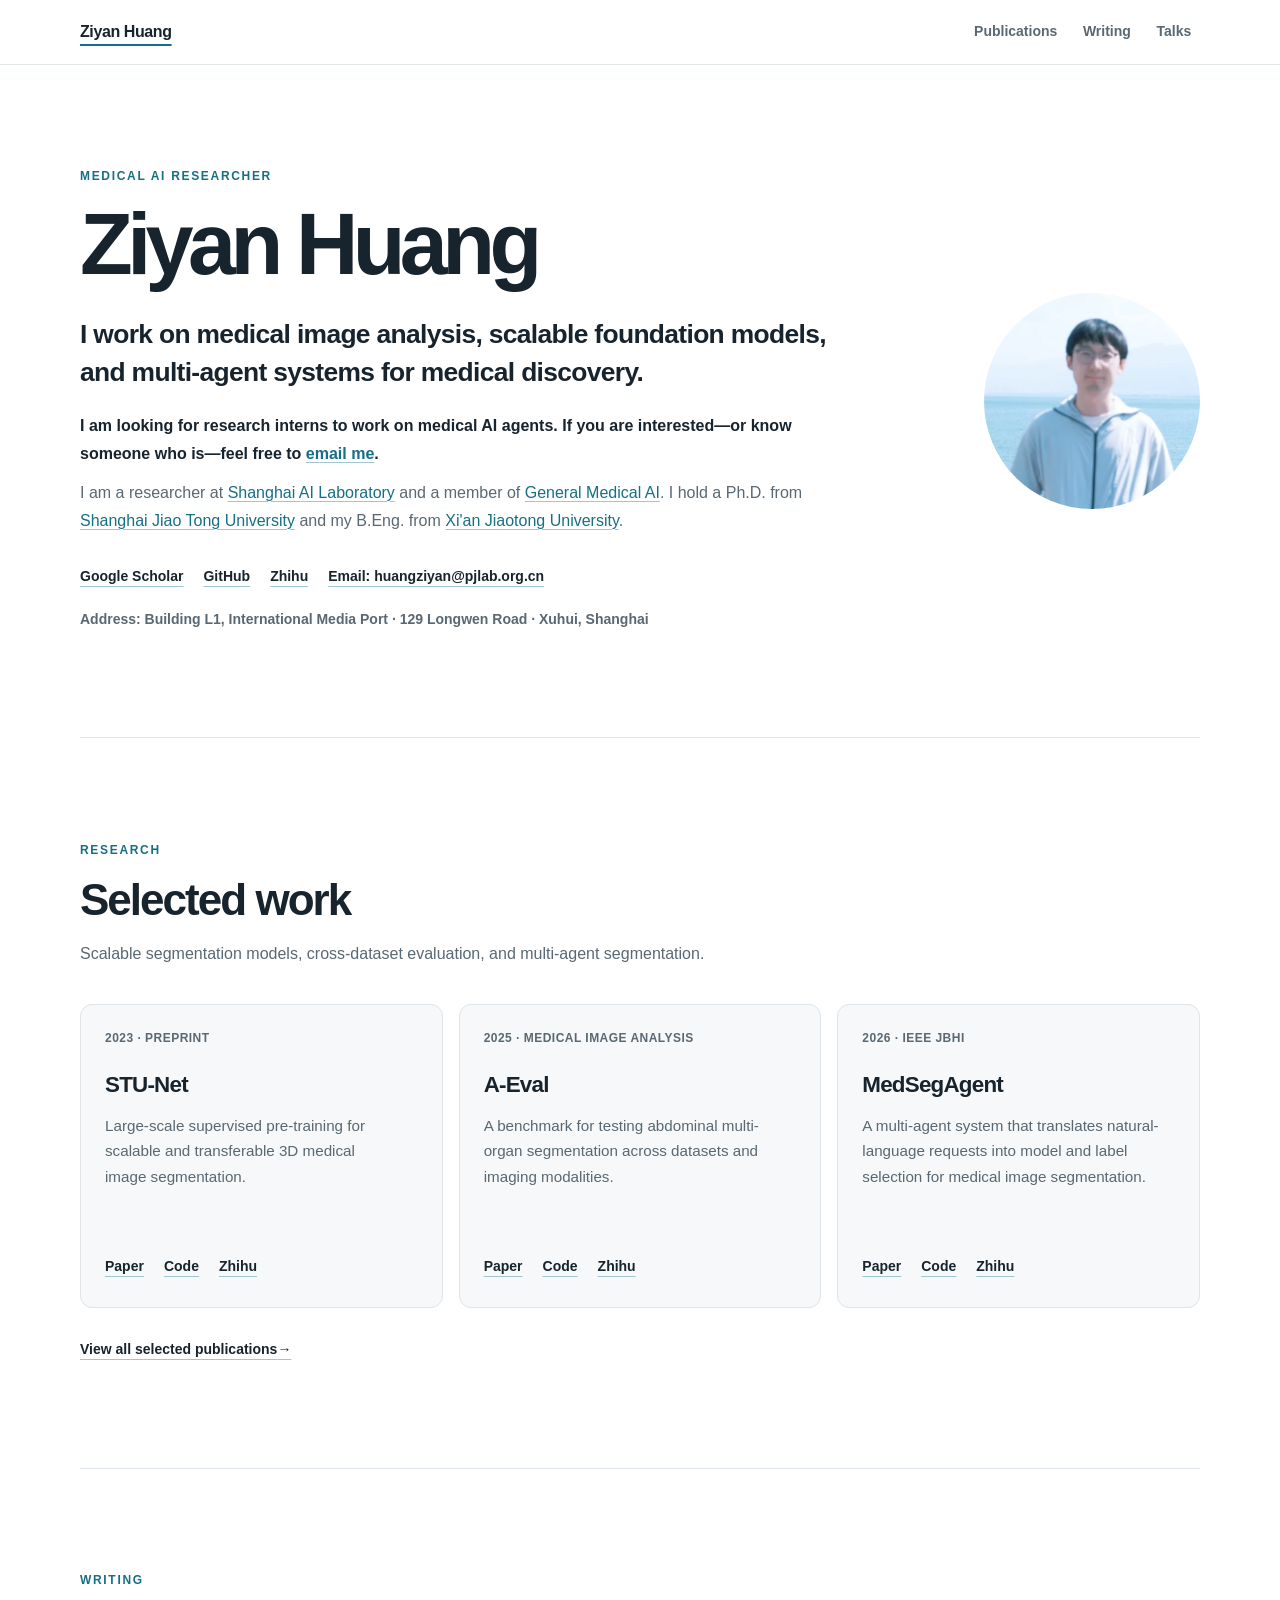
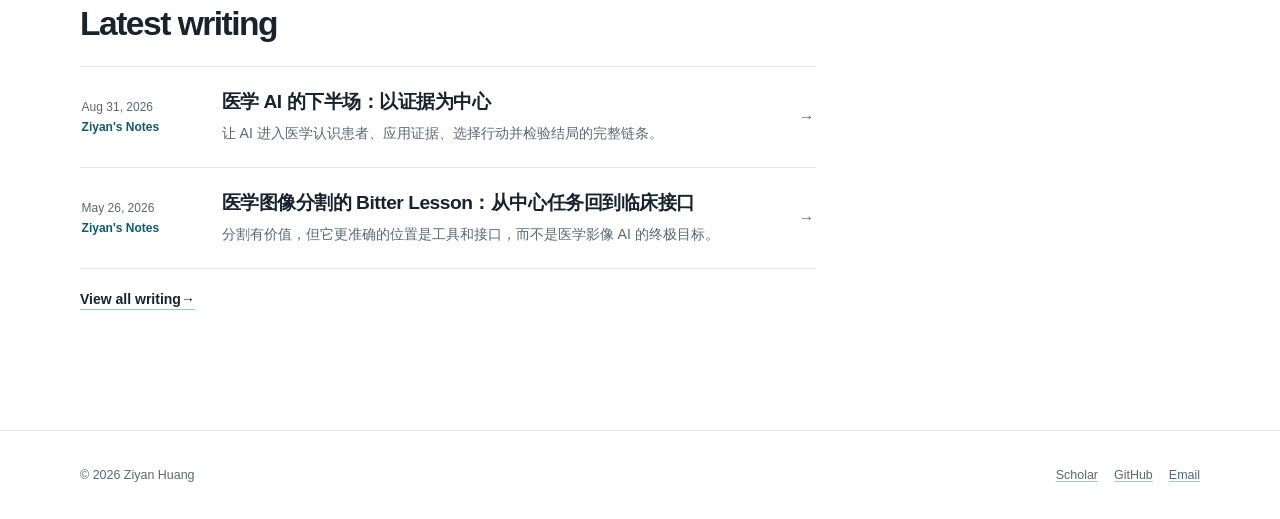
<file: index.html>
<!DOCTYPE html>
<html lang="en">
  <head>
    <meta charset="UTF-8">
    <meta name="viewport" content="width=device-width, initial-scale=1.0">
    <title>Ziyan Huang | Medical AI Researcher</title>
    <meta
      name="description"
      content="Ziyan Huang is a researcher at Shanghai AI Laboratory working on medical image analysis, scalable foundation models, and multi-agent systems for medical discovery."
   >
    <link rel="canonical" href="https://ziyan-huang.github.io/">
    <link rel="icon" href="./favicon.svg" type="image/svg+xml">
    <link rel="alternate" type="application/atom+xml" title="Ziyan Huang's Notes" href="./feed.xml">
    <meta property="og:title" content="Ziyan Huang | Medical AI Researcher">
    <meta property="og:description" content="Research in medical image analysis, scalable foundation models, and multi-agent systems for medical discovery.">
    <meta property="og:type" content="profile">
    <meta property="og:url" content="https://ziyan-huang.github.io/">
    <meta property="og:image" content="https://ziyan-huang.github.io/assets/ziyan-huang-og.jpg">
    <meta property="og:image:width" content="1200">
    <meta property="og:image:height" content="630">
    <meta property="og:image:alt" content="Ziyan Huang — Medical AI Researcher">
    <meta property="og:site_name" content="Ziyan Huang">
    <meta name="twitter:card" content="summary_large_image">
    <meta name="twitter:title" content="Ziyan Huang | Medical AI Researcher">
    <meta name="twitter:description" content="Research in medical image analysis, scalable foundation models, and multi-agent systems for medical discovery.">
    <meta name="twitter:image" content="https://ziyan-huang.github.io/assets/ziyan-huang-og.jpg">
    <meta name="twitter:image:alt" content="Ziyan Huang — Medical AI Researcher">
    <link rel="stylesheet" href="./main.css?v=20260901-2">
    <script>
      if (window.location.hostname === "ziyan-huang.github.io" && window.location.pathname.endsWith(".html")) {
        const cleanPath = window.location.pathname === "/index.html" ? "/" : window.location.pathname.slice(0, -5);
        window.history.replaceState(null, "", cleanPath + window.location.search + window.location.hash);
      }
    </script>
    <script type="application/ld+json">
      {
        "@context": "https://schema.org",
        "@type": "ProfilePage",
        "url": "https://ziyan-huang.github.io/",
        "name": "Ziyan Huang | Medical AI Researcher",
        "mainEntity": {
          "@type": "Person",
          "name": "Ziyan Huang",
          "url": "https://ziyan-huang.github.io/",
          "image": "https://ziyan-huang.github.io/assets/photo-480.webp",
          "jobTitle": "Researcher",
          "email": "mailto:huangziyan@pjlab.org.cn",
          "worksFor": {
            "@type": "Organization",
            "name": "Shanghai AI Laboratory",
            "url": "https://www.shlab.org.cn/"
          },
          "alumniOf": [
            {
              "@type": "CollegeOrUniversity",
              "name": "Shanghai Jiao Tong University",
              "url": "https://www.sjtu.edu.cn/"
            },
            {
              "@type": "CollegeOrUniversity",
              "name": "Xi'an Jiaotong University",
              "url": "https://www.xjtu.edu.cn/"
            }
          ],
          "knowsAbout": [
            "Medical image analysis",
            "Scalable foundation models",
            "Multi-agent systems for medical discovery"
          ],
          "sameAs": [
            "https://scholar.google.com/citations?user=BshL3fUAAAAJ&hl=en",
            "https://github.com/Ziyan-Huang",
            "https://www.zhihu.com/people/huang-zi-yan-65-52",
            "https://uni-medical.github.io/gmai-web/team/ziyan-huang/"
          ]
        }
      }
    </script>
  </head>
  <body class="home-page">
    <a class="skip-link" href="#main">Skip to content</a>

    <header class="site-header">
      <div class="site-shell site-header__inner">
        <a class="site-brand" href="/" aria-current="page">Ziyan Huang</a>
        <nav class="site-nav" aria-label="Primary navigation">
          <a href="/publications">Publications</a>
          <a href="/blog">Writing</a>
          <a href="/talks">Talks</a>
        </nav>
      </div>
    </header>

    <main id="main">
      <section class="site-shell hero" aria-labelledby="home-title">
        <div class="hero__intro">
          <p class="eyebrow">Medical AI Researcher</p>
          <h1 id="home-title">Ziyan Huang</h1>
        </div>

        <picture class="hero__portrait">
          <source srcset="./assets/photo-480.webp" type="image/webp">
          <img src="./photo.jpg" alt="Portrait of Ziyan Huang" width="480" height="480">
        </picture>

        <p class="hero__lead">I work on medical image analysis, scalable foundation models, and multi-agent systems for medical discovery.</p>
        <div class="hero__bio">
          <p class="hero__recruiting">I am looking for research interns to work on medical AI agents. If you are interested—or know someone who is—feel free to <a href="mailto:huangziyan@pjlab.org.cn">email me</a>.</p>
          <p>
            I am a researcher at
            <a href="https://www.shlab.org.cn/" target="_blank" rel="noreferrer">Shanghai AI Laboratory</a>
            and a member of
            <a href="https://uni-medical.github.io/gmai-web/team/ziyan-huang/" target="_blank" rel="noreferrer">General Medical AI</a>.
            I hold a Ph.D. from
            <a href="https://www.sjtu.edu.cn/" target="_blank" rel="noreferrer">Shanghai Jiao Tong University</a>
            and my B.Eng. from
            <a href="https://www.xjtu.edu.cn/" target="_blank" rel="noreferrer">Xi'an Jiaotong University</a>.
          </p>
        </div>
        <div class="profile-contact">
          <nav class="profile-links" aria-label="Profile links">
            <a href="https://scholar.google.com/citations?user=BshL3fUAAAAJ&amp;hl=en" target="_blank" rel="noreferrer">Google Scholar</a>
            <a href="https://github.com/Ziyan-Huang" target="_blank" rel="noreferrer">GitHub</a>
            <a href="https://www.zhihu.com/people/huang-zi-yan-65-52" target="_blank" rel="noreferrer">Zhihu</a>
            <a href="mailto:huangziyan@pjlab.org.cn">Email: huangziyan@pjlab.org.cn</a>
          </nav>
          <address class="profile-address">Address: Building L1, International Media Port · 129 Longwen Road · Xuhui, Shanghai</address>
        </div>
      </section>

      <section class="site-shell section" aria-labelledby="work-title">
        <header class="section-heading">
          <p class="eyebrow">Research</p>
          <h2 id="work-title">Selected work</h2>
          <p>Scalable segmentation models, cross-dataset evaluation, and multi-agent segmentation.</p>
        </header>

        <div class="work-grid">
          <article class="work-card">
            <p class="work-card__meta">2023 · Preprint</p>
            <h3>STU-Net</h3>
            <p>Large-scale supervised pre-training for scalable and transferable 3D medical image segmentation.</p>
            <div class="item-links">
              <a href="https://arxiv.org/abs/2304.06716" target="_blank" rel="noreferrer">Paper</a>
              <a href="https://github.com/uni-medical/STU-Net" target="_blank" rel="noreferrer">Code</a>
              <a href="https://zhuanlan.zhihu.com/p/664624663" target="_blank" rel="noopener noreferrer">Zhihu</a>
            </div>
          </article>

          <article class="work-card">
            <p class="work-card__meta">2025 · Medical Image Analysis</p>
            <h3>A-Eval</h3>
            <p>A benchmark for testing abdominal multi-organ segmentation across datasets and imaging modalities.</p>
            <div class="item-links">
              <a href="https://www.sciencedirect.com/science/article/pii/S1361841525000477" target="_blank" rel="noreferrer">Paper</a>
              <a href="https://github.com/uni-medical/A-Eval" target="_blank" rel="noreferrer">Code</a>
              <a href="https://zhuanlan.zhihu.com/p/666176776" target="_blank" rel="noopener noreferrer">Zhihu</a>
            </div>
          </article>

          <article class="work-card">
            <p class="work-card__meta">2026 · IEEE JBHI</p>
            <h3>MedSegAgent</h3>
            <p>A multi-agent system that translates natural-language requests into model and label selection for medical image segmentation.</p>
            <div class="item-links">
              <a href="https://pubmed.ncbi.nlm.nih.gov/41880261/" target="_blank" rel="noreferrer">Paper</a>
              <a href="https://github.com/uni-medical/MedSegAgent" target="_blank" rel="noreferrer">Code</a>
              <a href="https://zhuanlan.zhihu.com/p/2023335442427159721" target="_blank" rel="noopener noreferrer">Zhihu</a>
            </div>
          </article>
        </div>

        <p class="section-link"><a href="/publications">View all selected publications <span aria-hidden="true">→</span></a></p>
      </section>

      <section class="site-shell section section--compact" aria-labelledby="latest-writing-title">
        <div class="home-writing">
          <header class="section-heading section-heading--small">
            <p class="eyebrow">Writing</p>
            <h2 id="latest-writing-title">Latest writing</h2>
          </header>
          <div class="home-writing-list">
            <a class="home-writing-item" href="/medical-ai-second-half">
              <div class="home-writing-item__meta" lang="en">
                <time datetime="2026-08-31">Aug 31, 2026</time>
                <span>Ziyan's Notes</span>
              </div>
              <div class="home-writing-item__body" lang="zh-CN">
                <strong>医学 AI 的下半场：以证据为中心</strong>
                <span>让 AI 进入医学认识患者、应用证据、选择行动并检验结局的完整链条。</span>
              </div>
              <span class="home-writing-item__arrow" aria-hidden="true">→</span>
            </a>

            <a class="home-writing-item" href="/medical-image-segmentation-bitter-lesson">
              <div class="home-writing-item__meta" lang="en">
                <time datetime="2026-05-26">May 26, 2026</time>
                <span>Ziyan's Notes</span>
              </div>
              <div class="home-writing-item__body" lang="zh-CN">
                <strong>医学图像分割的 Bitter Lesson：从中心任务回到临床接口</strong>
                <span>分割有价值，但它更准确的位置是工具和接口，而不是医学影像 AI 的终极目标。</span>
              </div>
              <span class="home-writing-item__arrow" aria-hidden="true">→</span>
            </a>
          </div>
          <p class="section-link section-link--compact"><a href="/blog">View all writing <span aria-hidden="true">→</span></a></p>
        </div>
      </section>
    </main>

    <footer class="site-footer">
      <div class="site-shell site-footer__inner">
        <span>© 2026 Ziyan Huang</span>
        <nav aria-label="Footer links">
          <a href="https://scholar.google.com/citations?user=BshL3fUAAAAJ&amp;hl=en" target="_blank" rel="noreferrer">Scholar</a>
          <a href="https://github.com/Ziyan-Huang" target="_blank" rel="noreferrer">GitHub</a>
          <a href="mailto:huangziyan@pjlab.org.cn">Email</a>
        </nav>
      </div>
    </footer>
  </body>
</html>
</file>
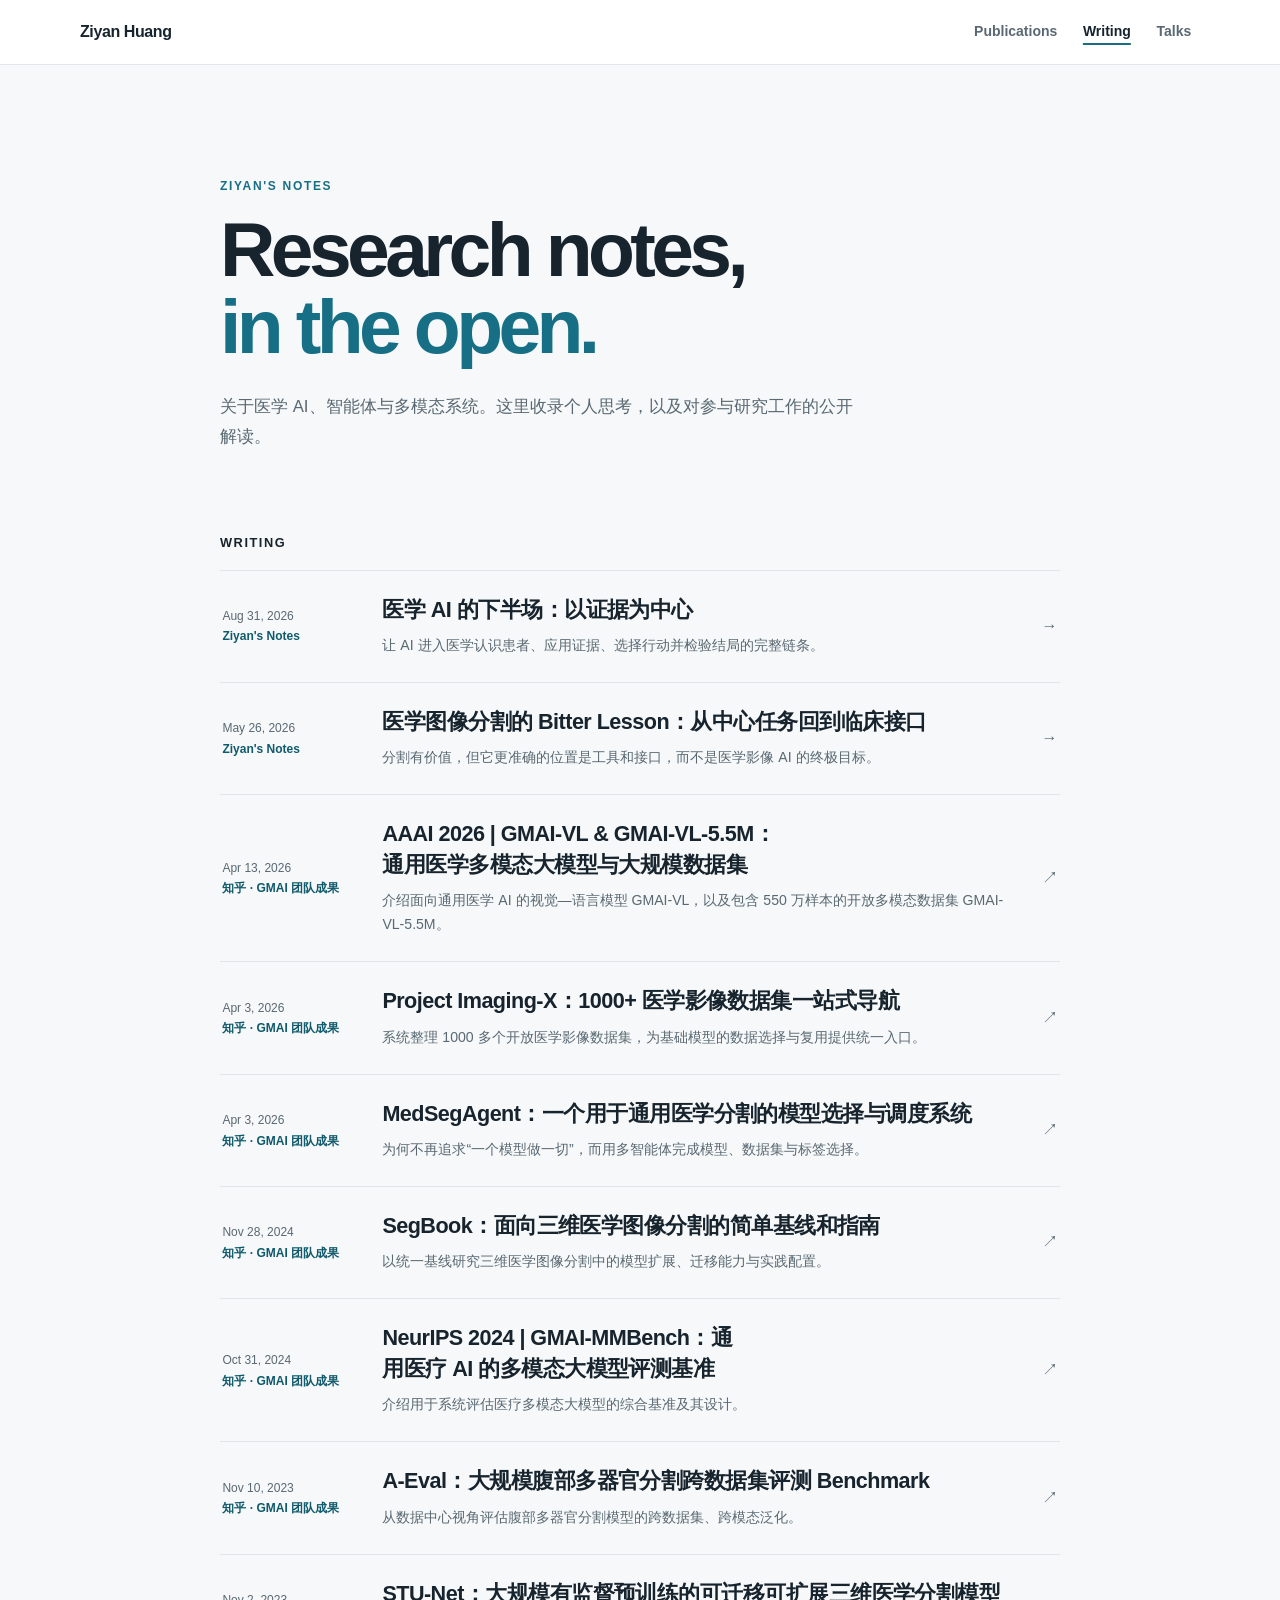
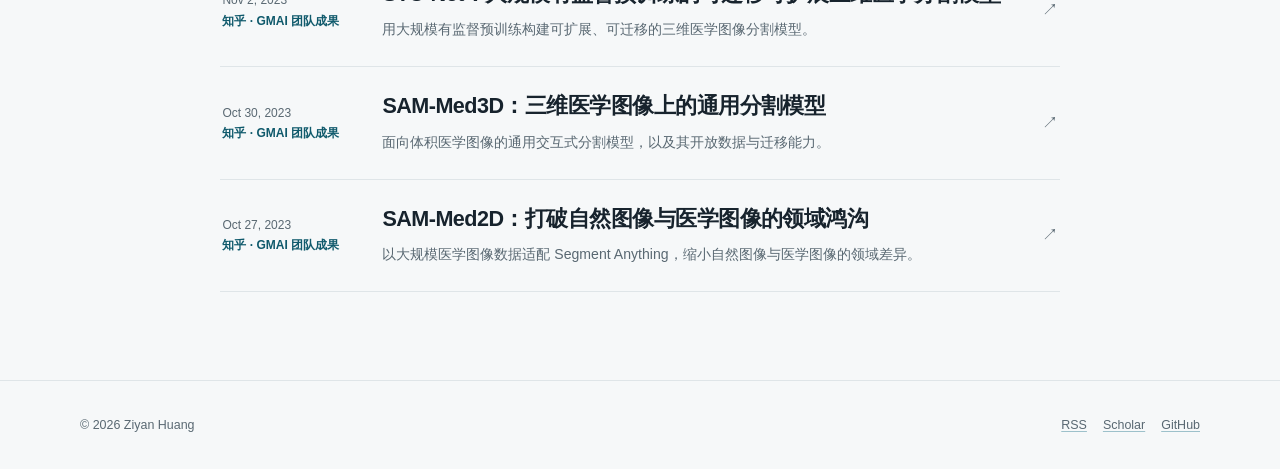
<file: blog.html>
<!DOCTYPE html>
<html lang="zh-CN">
  <head>
    <meta charset="UTF-8">
    <meta name="viewport" content="width=device-width, initial-scale=1.0">
    <title>Writing | Ziyan Huang</title>
    <meta name="description" content="Research notes on medical AI, agents, and the systems around them by Ziyan Huang.">
    <link rel="canonical" href="https://ziyan-huang.github.io/blog">
    <link rel="icon" href="./favicon.svg" type="image/svg+xml">
    <link rel="alternate" type="application/atom+xml" title="Ziyan Huang's Notes" href="./feed.xml">
    <meta property="og:title" content="Writing | Ziyan Huang">
    <meta property="og:description" content="关于医学 AI、智能体与多模态系统的个人思考和研究解读。">
    <meta property="og:type" content="website">
    <meta property="og:url" content="https://ziyan-huang.github.io/blog">
    <meta property="og:image" content="https://ziyan-huang.github.io/assets/ziyan-huang-og.jpg">
    <meta property="og:image:width" content="1200">
    <meta property="og:image:height" content="630">
    <meta property="og:image:alt" content="Ziyan Huang — Medical AI Researcher">
    <meta property="og:site_name" content="Ziyan Huang">
    <meta property="og:locale" content="zh_CN">
    <meta name="twitter:card" content="summary_large_image">
    <meta name="twitter:title" content="Writing | Ziyan Huang">
    <meta name="twitter:description" content="关于医学 AI、智能体与多模态系统的个人思考和研究解读。">
    <meta name="twitter:image" content="https://ziyan-huang.github.io/assets/ziyan-huang-og.jpg">
    <meta name="twitter:image:alt" content="Ziyan Huang — Medical AI Researcher">
    <link rel="stylesheet" href="./main.css?v=20260901-2">
    <script>
      if (window.location.hostname === "ziyan-huang.github.io" && window.location.pathname.endsWith(".html")) {
        const cleanPath = window.location.pathname.slice(0, -5);
        window.history.replaceState(null, "", cleanPath + window.location.search + window.location.hash);
      }
    </script>
  </head>
  <body class="blog-index-page">
    <a class="skip-link" href="#main">跳到正文</a>

    <header class="site-header" lang="en">
      <div class="site-shell site-header__inner">
        <a class="site-brand" href="/">Ziyan Huang</a>
        <nav class="site-nav" aria-label="Primary navigation">
          <a href="/publications">Publications</a>
          <a href="/blog" aria-current="page">Writing</a>
          <a href="/talks">Talks</a>
        </nav>
      </div>
    </header>

    <main id="main" class="blog-main">
      <section class="blog-intro" aria-labelledby="blog-title">
        <p class="eyebrow" lang="en">Ziyan's Notes</p>
        <h1 id="blog-title" lang="en">Research notes,<br><span>in the open.</span></h1>
        <p class="blog-intro__copy">关于医学 AI、智能体与多模态系统。这里收录个人思考，以及对参与研究工作的公开解读。</p>
      </section>

      <section class="post-list" aria-labelledby="writing-title">
        <header class="post-list__heading" lang="en">
          <h2 id="writing-title">Writing</h2>
        </header>

        <div class="writing-list">
          <article class="writing-item">
            <a class="writing-item__link" href="/medical-ai-second-half">
              <div class="writing-item__meta" lang="en">
                <time datetime="2026-08-31">Aug 31, 2026</time>
                <span>Ziyan's Notes</span>
              </div>
              <div class="writing-item__body">
                <h3>医学 AI 的下半场：以证据为中心</h3>
                <p>让 AI 进入医学认识患者、应用证据、选择行动并检验结局的完整链条。</p>
              </div>
              <span class="writing-item__arrow" aria-hidden="true">→</span>
            </a>
          </article>

          <article class="writing-item">
            <a class="writing-item__link" href="/medical-image-segmentation-bitter-lesson">
              <div class="writing-item__meta" lang="en">
                <time datetime="2026-05-26">May 26, 2026</time>
                <span>Ziyan's Notes</span>
              </div>
              <div class="writing-item__body">
                <h3>医学图像分割的 Bitter Lesson：从中心任务回到临床接口</h3>
                <p>分割有价值，但它更准确的位置是工具和接口，而不是医学影像 AI 的终极目标。</p>
              </div>
              <span class="writing-item__arrow" aria-hidden="true">→</span>
            </a>
          </article>

          <article class="writing-item">
            <a class="writing-item__link" href="https://zhuanlan.zhihu.com/p/2027098128516401059" target="_blank" rel="noopener noreferrer">
              <div class="writing-item__meta">
                <time datetime="2026-04-13" lang="en">Apr 13, 2026</time>
                <span>知乎 · GMAI 团队成果</span>
              </div>
              <div class="writing-item__body">
                <h3>AAAI 2026 | GMAI-VL &amp; GMAI-VL-5.5M：通用医学多模态大模型与大规模数据集</h3>
                <p>介绍面向通用医学 AI 的视觉—语言模型 GMAI-VL，以及包含 550 万样本的开放多模态数据集 GMAI-VL-5.5M。</p>
              </div>
              <span class="writing-item__arrow" aria-hidden="true">↗</span>
              <span class="sr-only">在新标签页打开知乎文章</span>
            </a>
          </article>

          <article class="writing-item">
            <a class="writing-item__link" href="https://zhuanlan.zhihu.com/p/2023440446744011926" target="_blank" rel="noopener noreferrer">
              <div class="writing-item__meta">
                <time datetime="2026-04-03" lang="en">Apr 3, 2026</time>
                <span>知乎 · GMAI 团队成果</span>
              </div>
              <div class="writing-item__body">
                <h3>Project Imaging-X：1000+ 医学影像数据集一站式导航</h3>
                <p>系统整理 1000 多个开放医学影像数据集，为基础模型的数据选择与复用提供统一入口。</p>
              </div>
              <span class="writing-item__arrow" aria-hidden="true">↗</span>
              <span class="sr-only">在新标签页打开知乎文章</span>
            </a>
          </article>

          <article class="writing-item">
            <a class="writing-item__link" href="https://zhuanlan.zhihu.com/p/2023335442427159721" target="_blank" rel="noopener noreferrer">
              <div class="writing-item__meta">
                <time datetime="2026-04-03" lang="en">Apr 3, 2026</time>
                <span>知乎 · GMAI 团队成果</span>
              </div>
              <div class="writing-item__body">
                <h3>MedSegAgent：一个用于通用医学分割的模型选择与调度系统</h3>
                <p>为何不再追求“一个模型做一切”，而用多智能体完成模型、数据集与标签选择。</p>
              </div>
              <span class="writing-item__arrow" aria-hidden="true">↗</span>
              <span class="sr-only">在新标签页打开知乎文章</span>
            </a>
          </article>

          <article class="writing-item">
            <a class="writing-item__link" href="https://zhuanlan.zhihu.com/p/8851239334" target="_blank" rel="noopener noreferrer">
              <div class="writing-item__meta">
                <time datetime="2024-11-28" lang="en">Nov 28, 2024</time>
                <span>知乎 · GMAI 团队成果</span>
              </div>
              <div class="writing-item__body">
                <h3>SegBook：面向三维医学图像分割的简单基线和指南</h3>
                <p>以统一基线研究三维医学图像分割中的模型扩展、迁移能力与实践配置。</p>
              </div>
              <span class="writing-item__arrow" aria-hidden="true">↗</span>
              <span class="sr-only">在新标签页打开知乎文章</span>
            </a>
          </article>

          <article class="writing-item">
            <a class="writing-item__link" href="https://zhuanlan.zhihu.com/p/3483194341" target="_blank" rel="noopener noreferrer">
              <div class="writing-item__meta">
                <time datetime="2024-10-31" lang="en">Oct 31, 2024</time>
                <span>知乎 · GMAI 团队成果</span>
              </div>
              <div class="writing-item__body">
                <h3>NeurIPS 2024 | GMAI-MMBench：通用医疗 AI 的多模态大模型评测基准</h3>
                <p>介绍用于系统评估医疗多模态大模型的综合基准及其设计。</p>
              </div>
              <span class="writing-item__arrow" aria-hidden="true">↗</span>
              <span class="sr-only">在新标签页打开知乎文章</span>
            </a>
          </article>

          <article class="writing-item">
            <a class="writing-item__link" href="https://zhuanlan.zhihu.com/p/666176776" target="_blank" rel="noopener noreferrer">
              <div class="writing-item__meta">
                <time datetime="2023-11-10" lang="en">Nov 10, 2023</time>
                <span>知乎 · GMAI 团队成果</span>
              </div>
              <div class="writing-item__body">
                <h3>A-Eval：大规模腹部多器官分割跨数据集评测 Benchmark</h3>
                <p>从数据中心视角评估腹部多器官分割模型的跨数据集、跨模态泛化。</p>
              </div>
              <span class="writing-item__arrow" aria-hidden="true">↗</span>
              <span class="sr-only">在新标签页打开知乎文章</span>
            </a>
          </article>

          <article class="writing-item">
            <a class="writing-item__link" href="https://zhuanlan.zhihu.com/p/664624663" target="_blank" rel="noopener noreferrer">
              <div class="writing-item__meta">
                <time datetime="2023-11-02" lang="en">Nov 2, 2023</time>
                <span>知乎 · GMAI 团队成果</span>
              </div>
              <div class="writing-item__body">
                <h3>STU-Net：大规模有监督预训练的可迁移可扩展三维医学分割模型</h3>
                <p>用大规模有监督预训练构建可扩展、可迁移的三维医学图像分割模型。</p>
              </div>
              <span class="writing-item__arrow" aria-hidden="true">↗</span>
              <span class="sr-only">在新标签页打开知乎文章</span>
            </a>
          </article>

          <article class="writing-item">
            <a class="writing-item__link" href="https://zhuanlan.zhihu.com/p/664040269" target="_blank" rel="noopener noreferrer">
              <div class="writing-item__meta">
                <time datetime="2023-10-30" lang="en">Oct 30, 2023</time>
                <span>知乎 · GMAI 团队成果</span>
              </div>
              <div class="writing-item__body">
                <h3>SAM-Med3D：三维医学图像上的通用分割模型</h3>
                <p>面向体积医学图像的通用交互式分割模型，以及其开放数据与迁移能力。</p>
              </div>
              <span class="writing-item__arrow" aria-hidden="true">↗</span>
              <span class="sr-only">在新标签页打开知乎文章</span>
            </a>
          </article>

          <article class="writing-item">
            <a class="writing-item__link" href="https://zhuanlan.zhihu.com/p/663629820" target="_blank" rel="noopener noreferrer">
              <div class="writing-item__meta">
                <time datetime="2023-10-27" lang="en">Oct 27, 2023</time>
                <span>知乎 · GMAI 团队成果</span>
              </div>
              <div class="writing-item__body">
                <h3>SAM-Med2D：打破自然图像与医学图像的领域鸿沟</h3>
                <p>以大规模医学图像数据适配 Segment Anything，缩小自然图像与医学图像的领域差异。</p>
              </div>
              <span class="writing-item__arrow" aria-hidden="true">↗</span>
              <span class="sr-only">在新标签页打开知乎文章</span>
            </a>
          </article>
        </div>
      </section>
    </main>

    <footer class="site-footer" lang="en">
      <div class="site-shell site-footer__inner">
        <span>© 2026 Ziyan Huang</span>
        <nav aria-label="Footer links">
          <a href="./feed.xml">RSS</a>
          <a href="https://scholar.google.com/citations?user=BshL3fUAAAAJ&amp;hl=en" target="_blank" rel="noreferrer">Scholar</a>
          <a href="https://github.com/Ziyan-Huang" target="_blank" rel="noreferrer">GitHub</a>
        </nav>
      </div>
    </footer>
  </body>
</html>
</file>
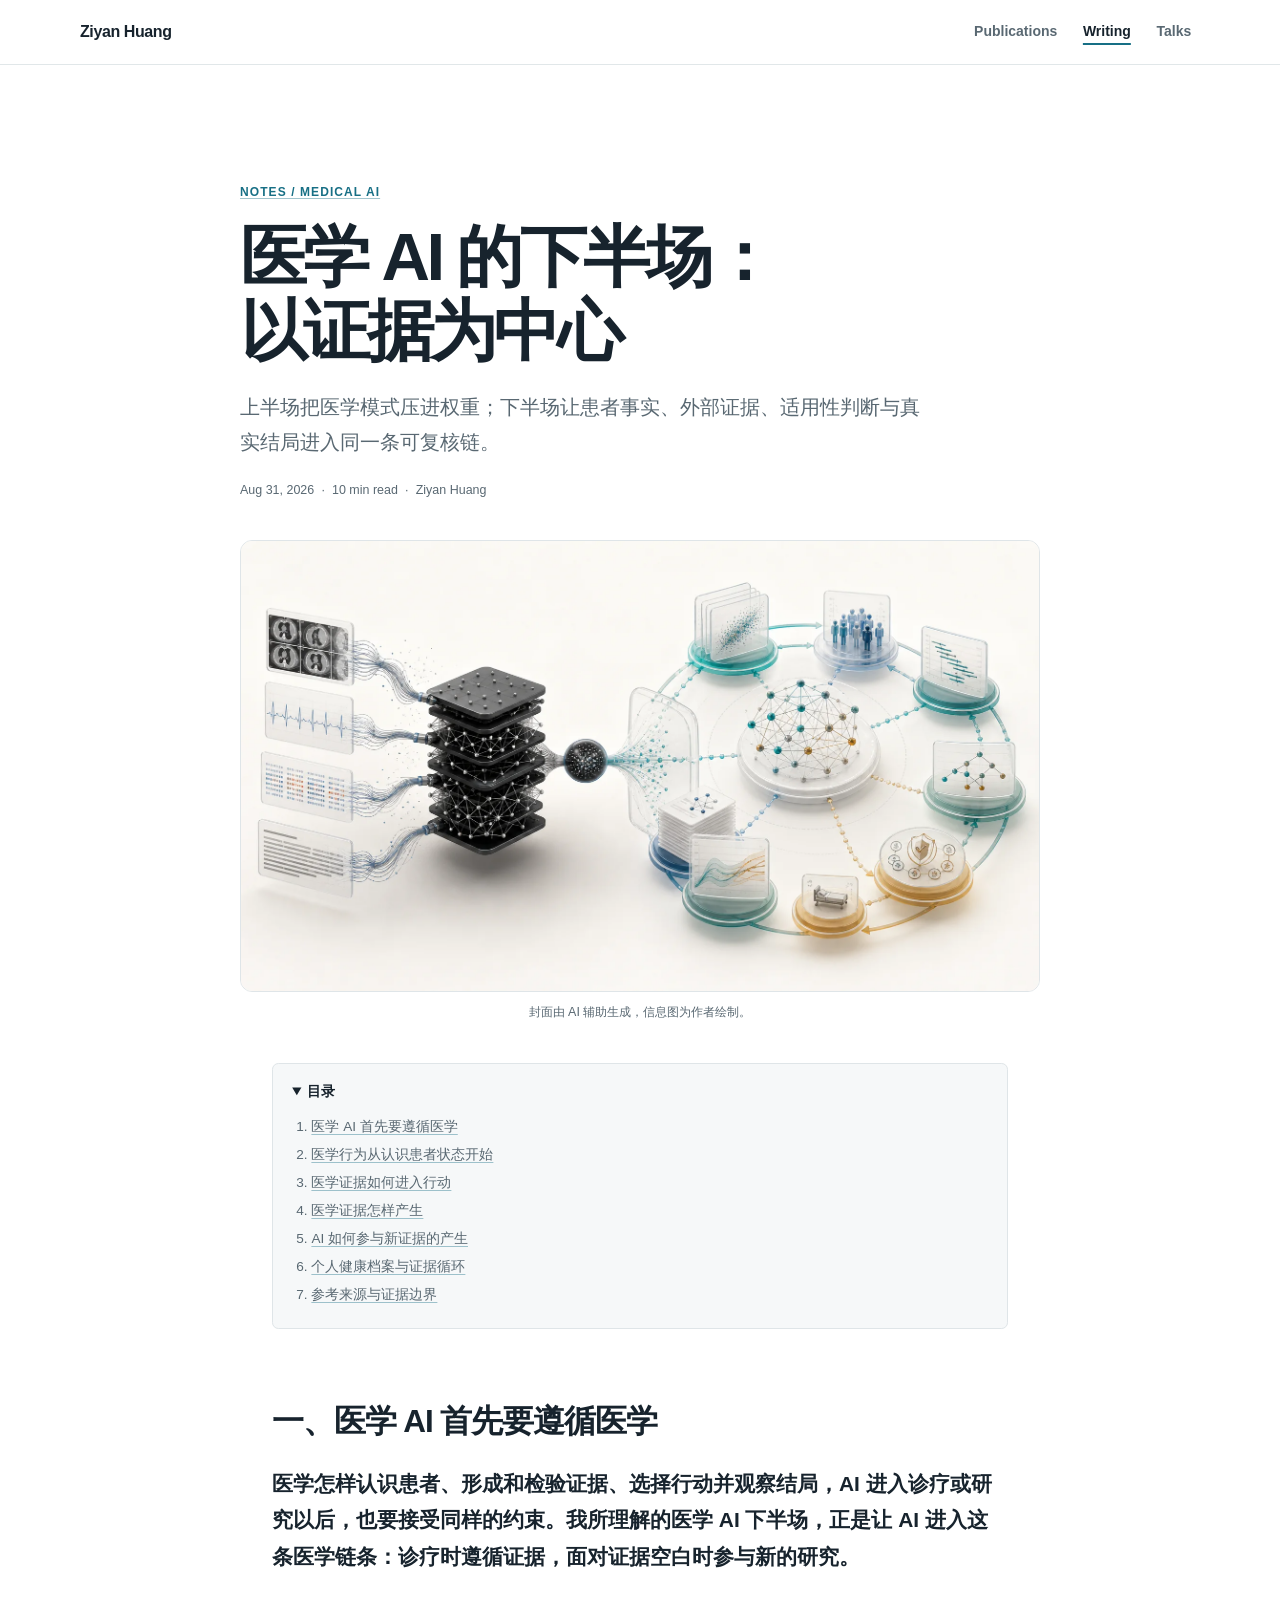
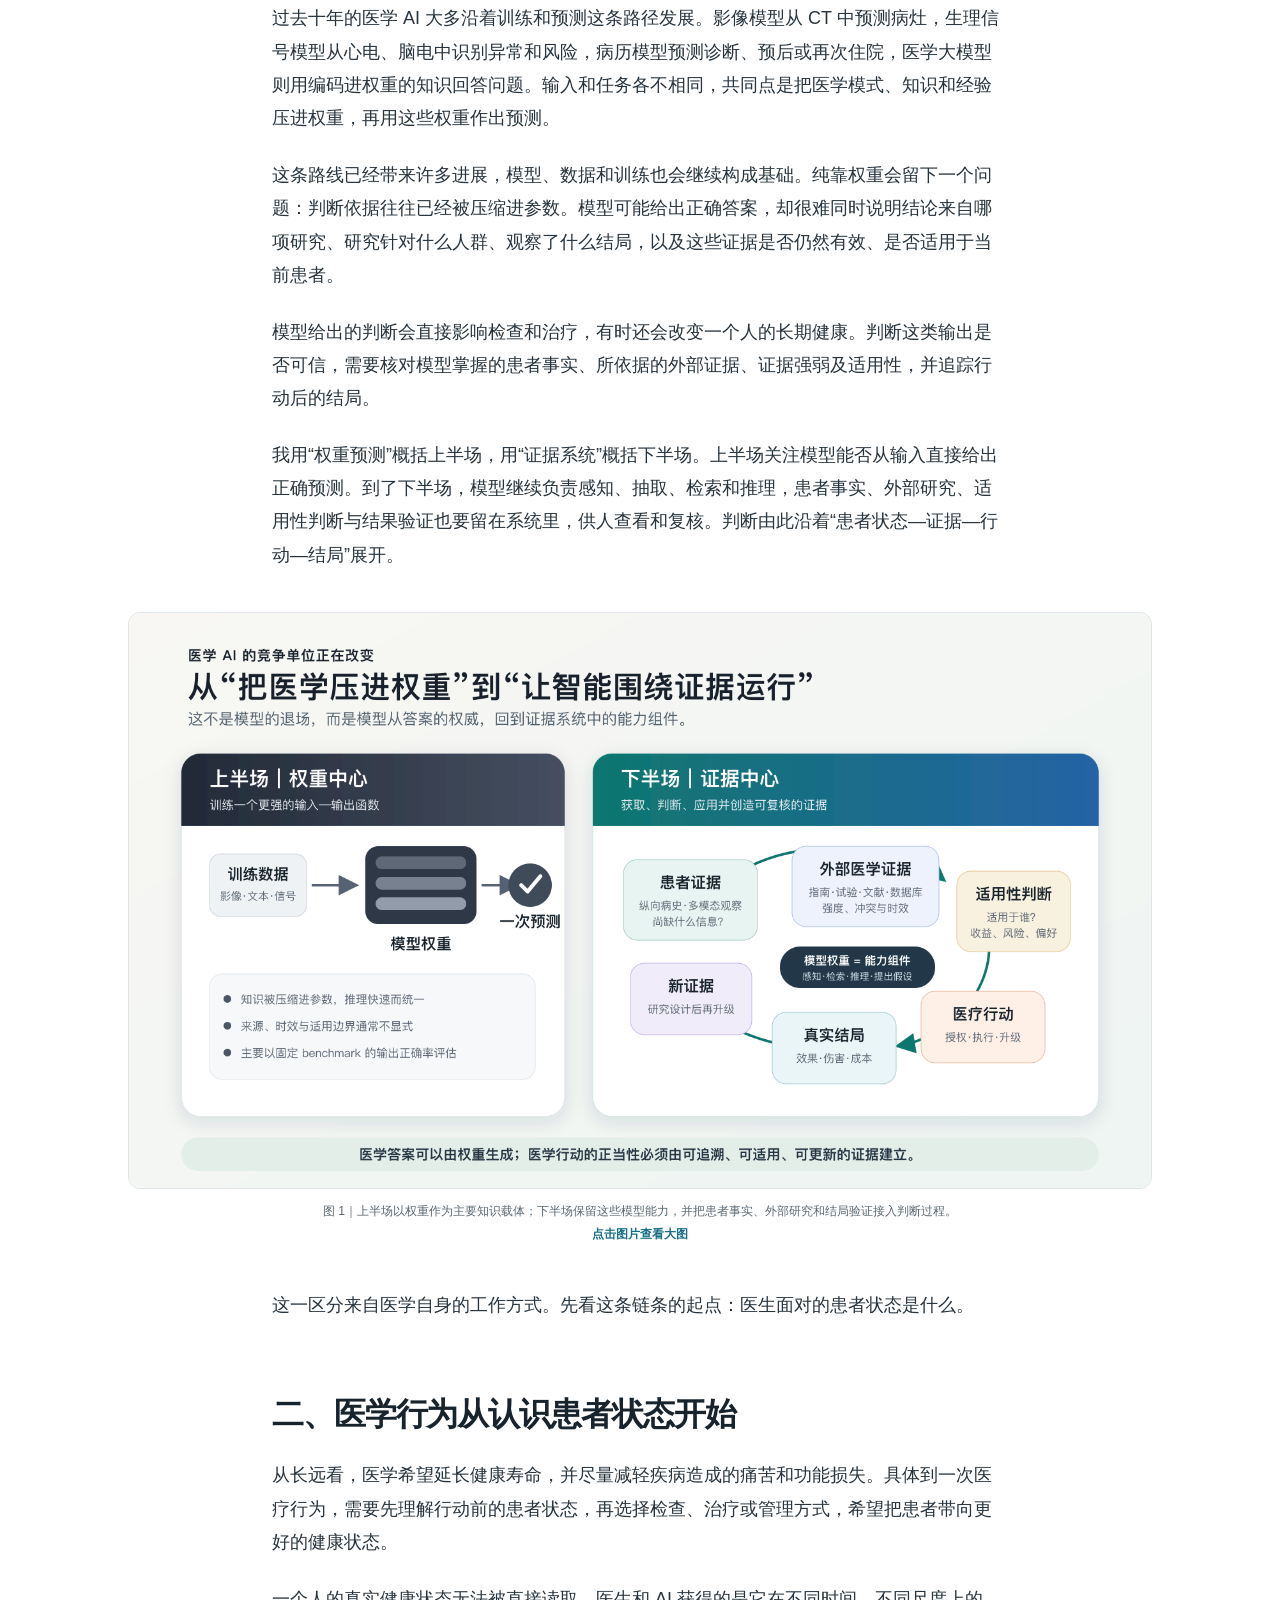
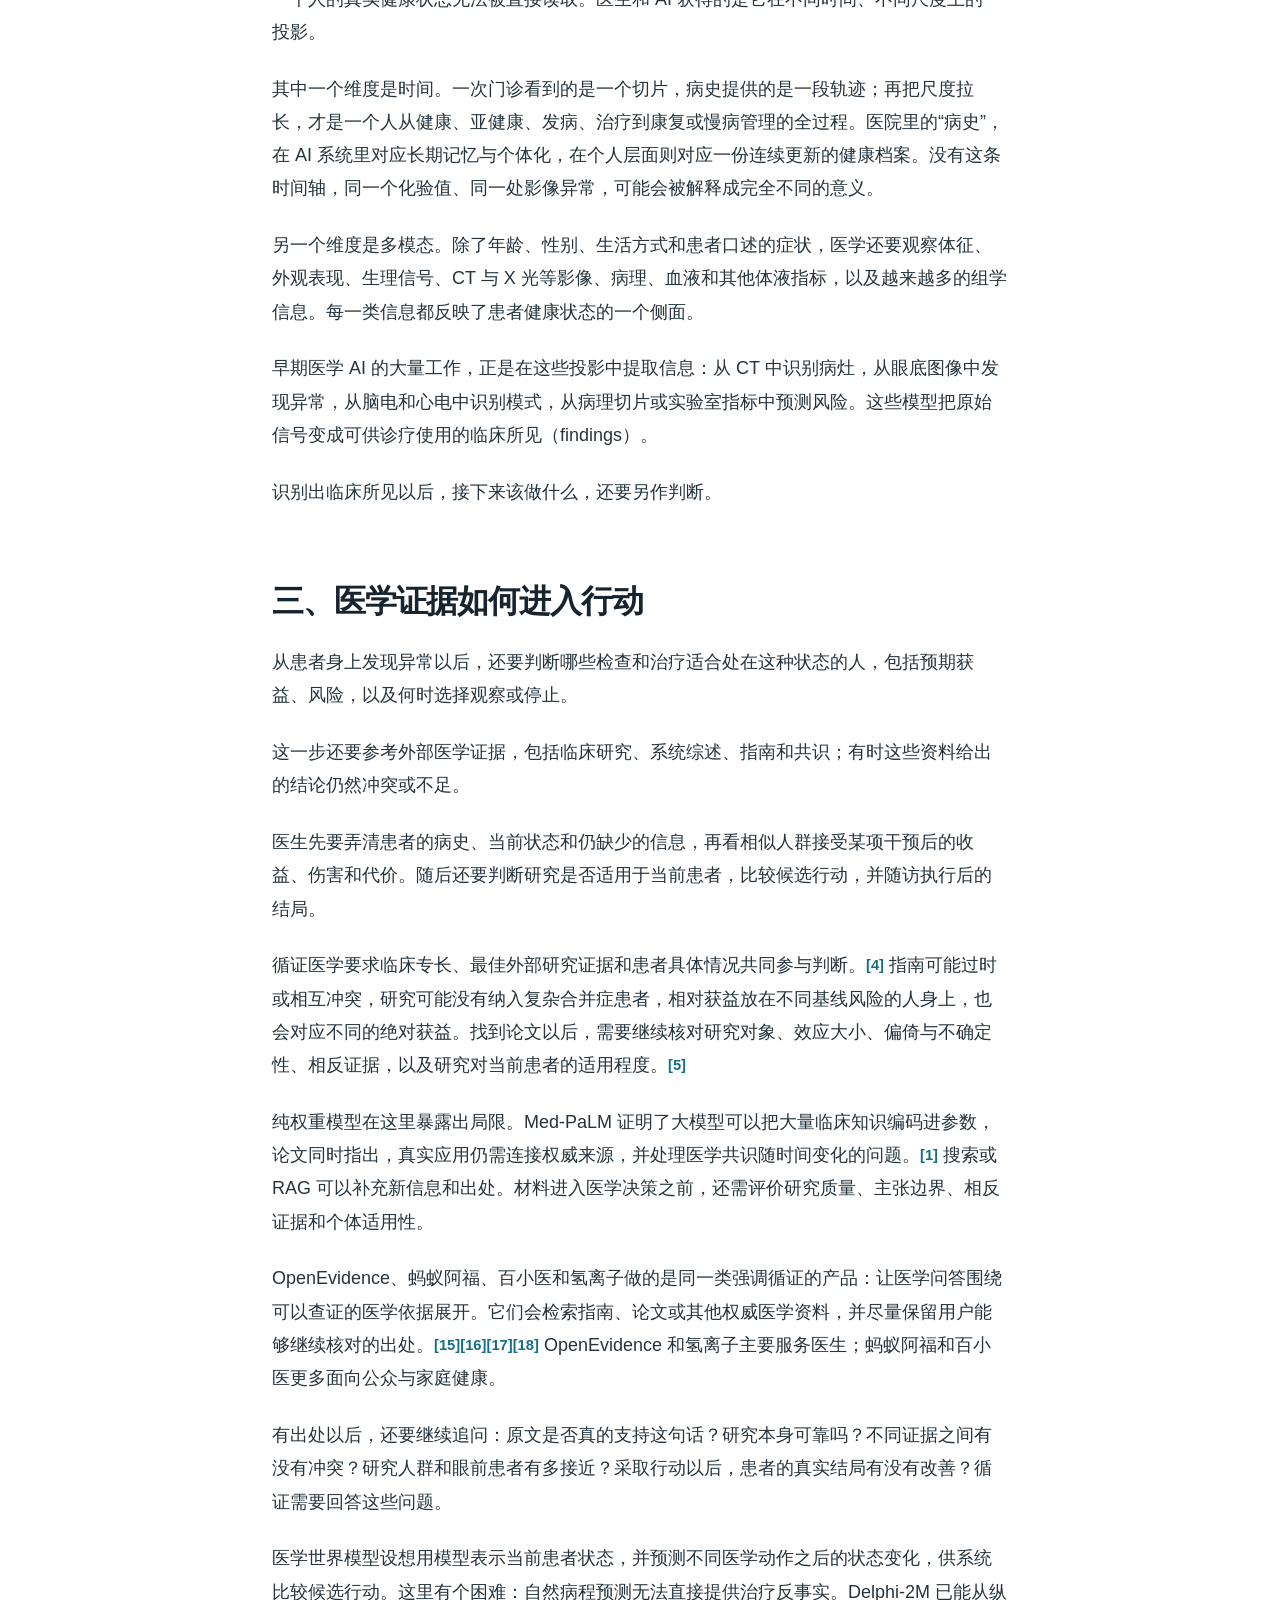
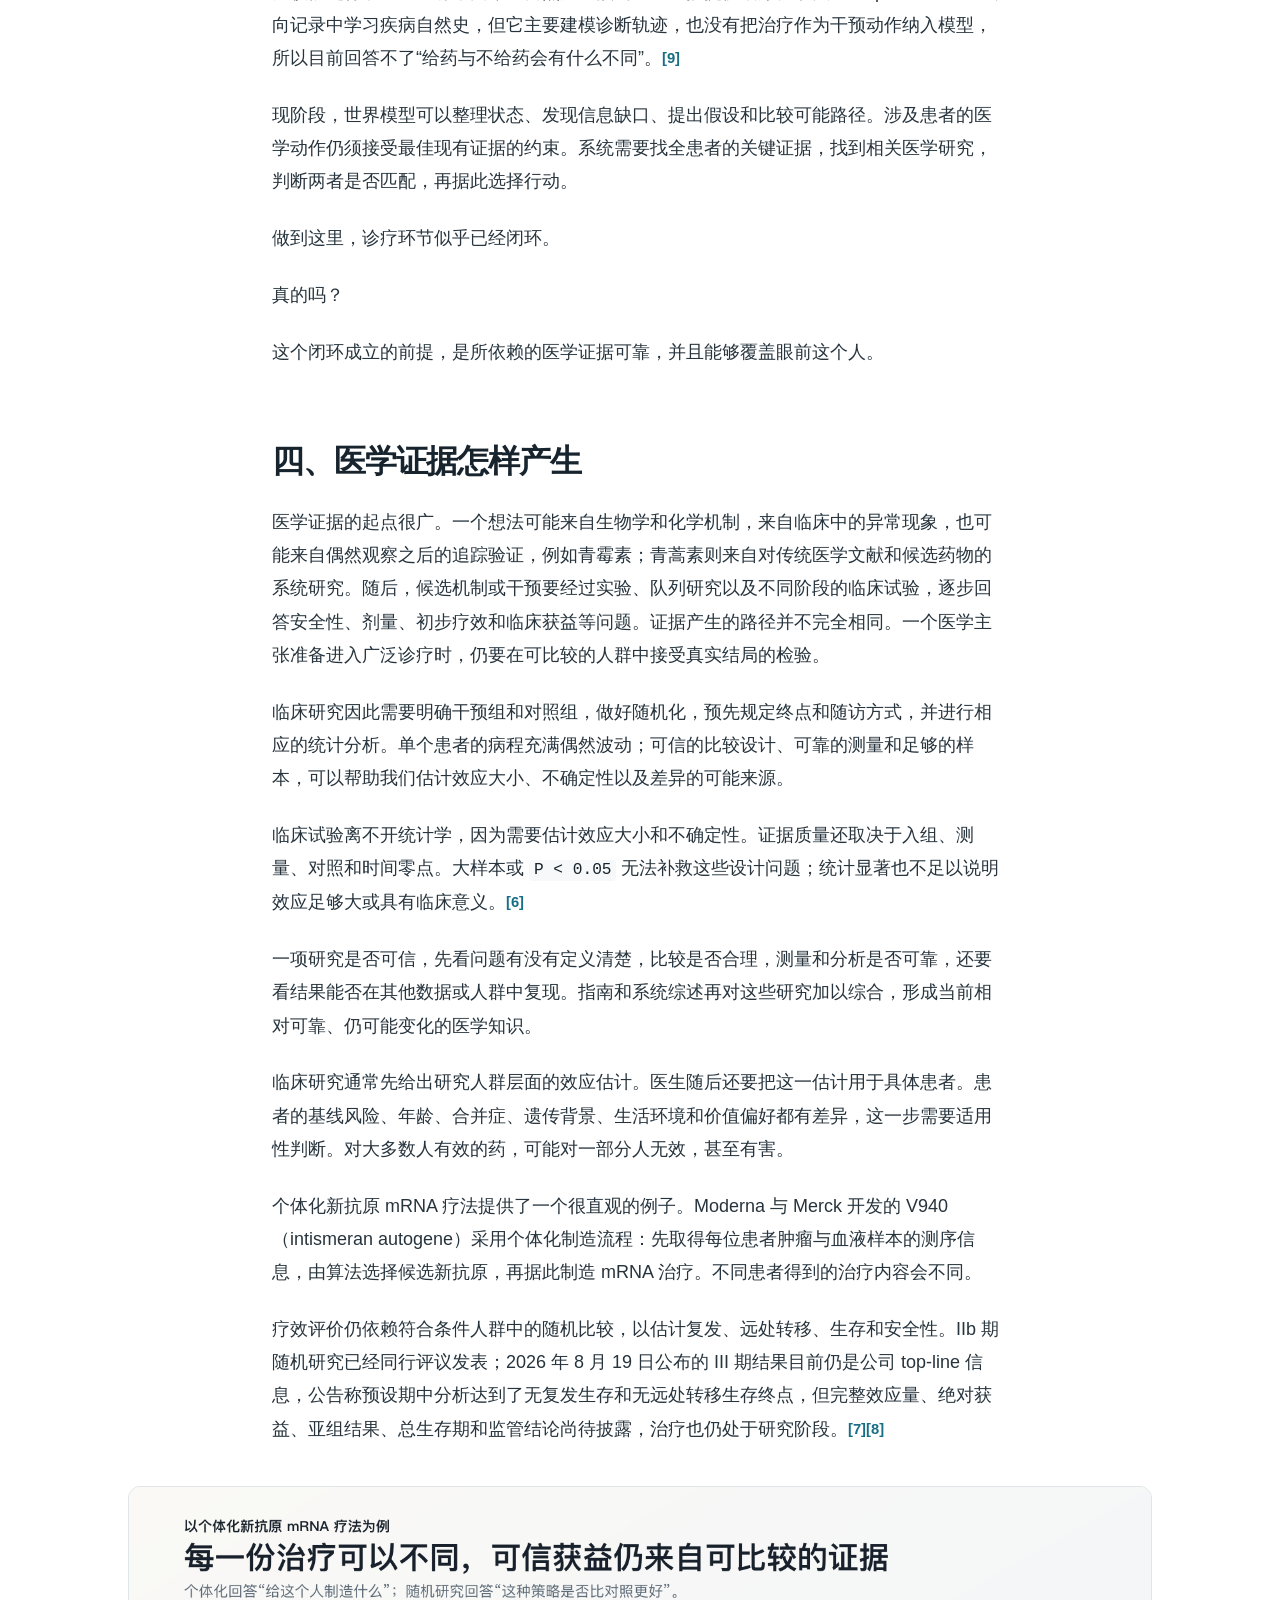
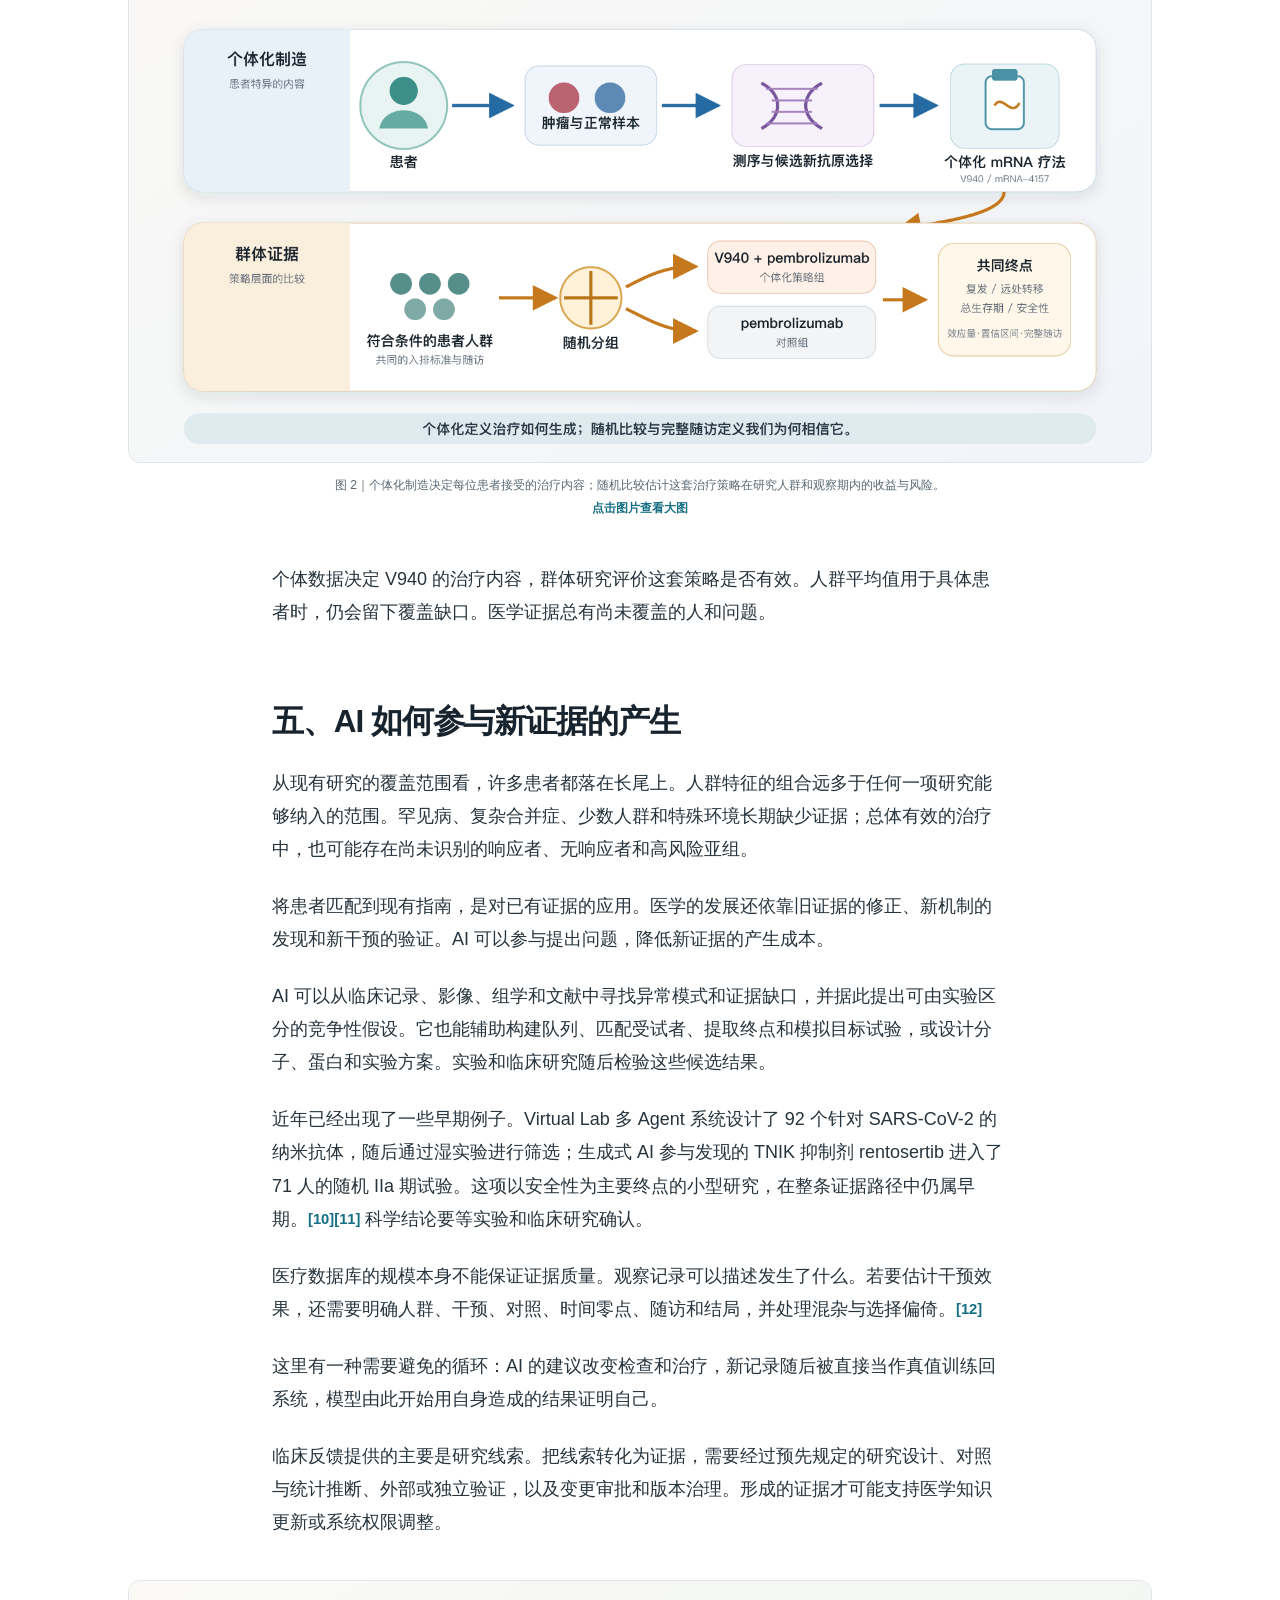
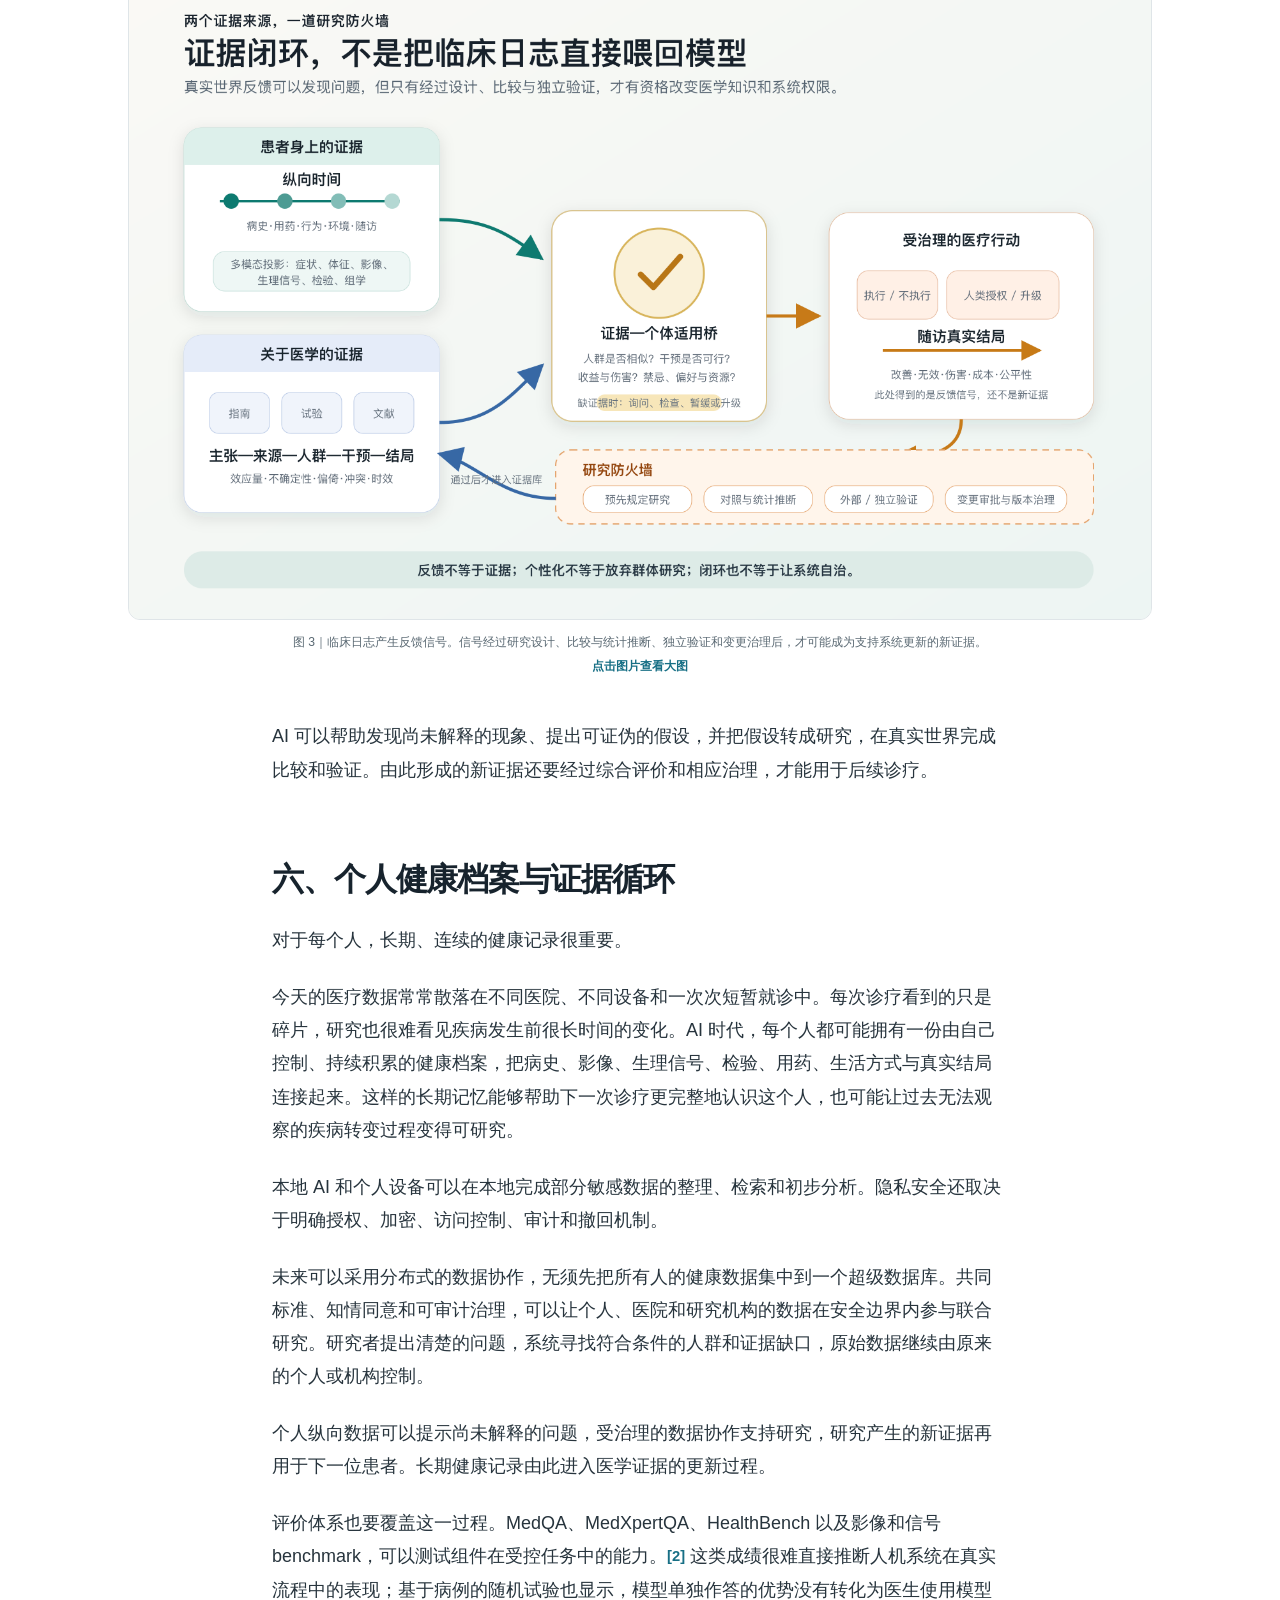
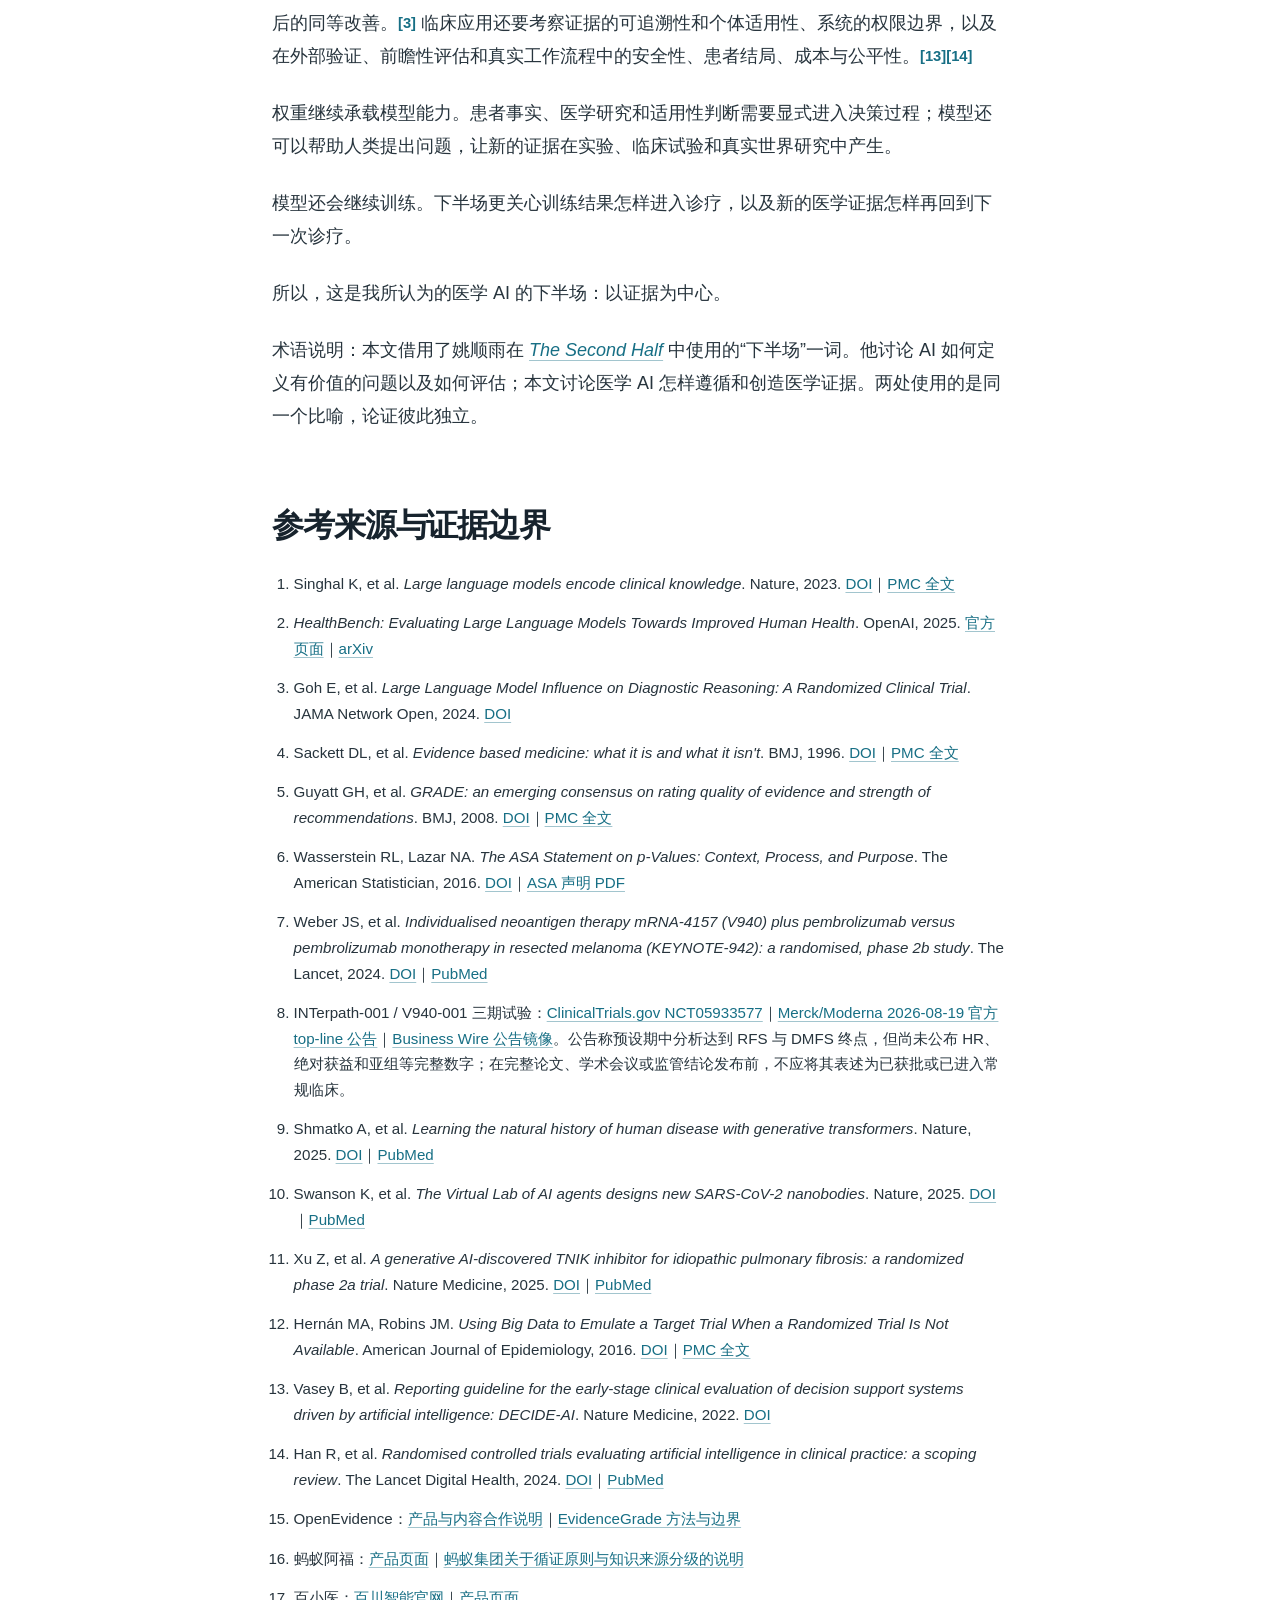
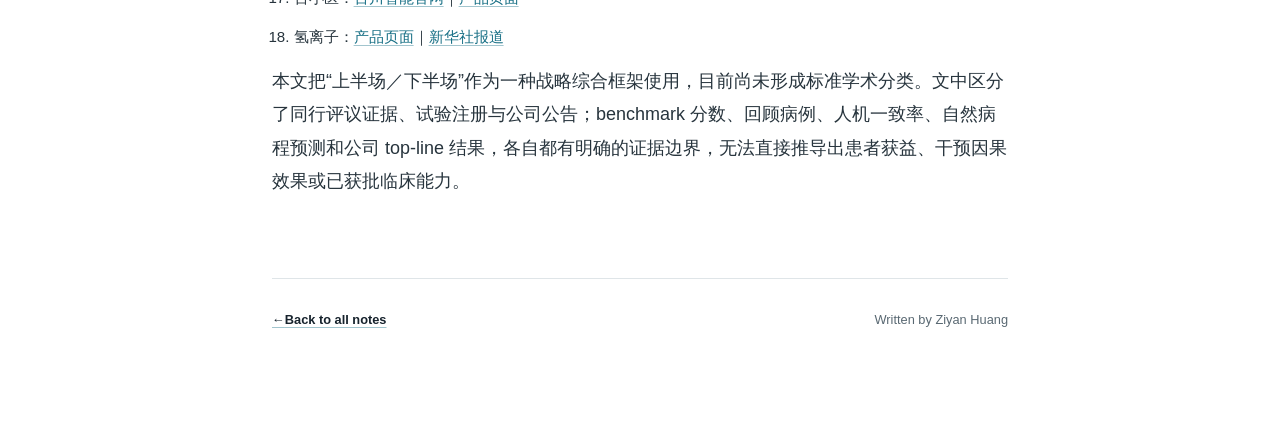
<file: medical-ai-second-half.html>
<!DOCTYPE html>
<html lang="zh-CN">
  <head>
    <meta charset="UTF-8">
    <meta name="viewport" content="width=device-width, initial-scale=1.0">
    <title>医学 AI 的下半场：以证据为中心 | Ziyan Huang</title>
    <meta
      name="description"
      content="医学 AI 的下半场，不只是训练更强的模型，而是让患者事实、外部证据、适用性判断和真实结局进入同一条可复核链。"
   >
    <meta property="og:title" content="医学 AI 的下半场：以证据为中心">
    <meta property="og:description" content="让 AI 进入医学认识患者、应用证据、选择行动并检验结局的完整链条。">
    <meta property="og:type" content="article">
    <meta property="og:url" content="https://ziyan-huang.github.io/medical-ai-second-half">
    <meta property="og:image" content="https://ziyan-huang.github.io/assets/medical-ai-second-half-og.jpg">
    <meta property="og:image:width" content="1200">
    <meta property="og:image:height" content="630">
    <meta property="og:image:alt" content="医学 AI 从权重中心走向证据中心">
    <meta property="og:site_name" content="Ziyan Huang">
    <meta property="og:locale" content="zh_CN">
    <meta property="article:published_time" content="2026-08-31T20:54:07+08:00">
    <meta property="article:modified_time" content="2026-08-31T20:54:07+08:00">
    <meta property="article:author" content="https://ziyan-huang.github.io/">
    <meta name="twitter:card" content="summary_large_image">
    <meta name="twitter:title" content="医学 AI 的下半场：以证据为中心">
    <meta name="twitter:description" content="让 AI 进入医学认识患者、应用证据、选择行动并检验结局的完整链条。">
    <meta name="twitter:image" content="https://ziyan-huang.github.io/assets/medical-ai-second-half-og.jpg">
    <meta name="twitter:image:alt" content="医学 AI 从权重中心走向证据中心">
    <link rel="canonical" href="https://ziyan-huang.github.io/medical-ai-second-half">
    <link rel="icon" href="./favicon.svg" type="image/svg+xml">
    <link rel="alternate" type="application/atom+xml" title="Ziyan Huang's Notes" href="./feed.xml">
    <link rel="stylesheet" href="./main.css?v=20260901-2">
    <script>
      if (window.location.hostname === "ziyan-huang.github.io" && window.location.pathname.endsWith(".html")) {
        const cleanPath = window.location.pathname.slice(0, -5);
        window.history.replaceState(null, "", cleanPath + window.location.search + window.location.hash);
      }
    </script>
    <script type="application/ld+json">
      {
        "@context": "https://schema.org",
        "@type": "BlogPosting",
        "headline": "医学 AI 的下半场：以证据为中心",
        "description": "医学 AI 的下半场，不只是训练更强的模型，而是让患者事实、外部证据、适用性判断和真实结局进入同一条可复核链。",
        "datePublished": "2026-08-31T20:54:07+08:00",
        "dateModified": "2026-08-31T20:54:07+08:00",
        "author": {
          "@type": "Person",
          "name": "Ziyan Huang",
          "url": "https://ziyan-huang.github.io/"
        },
        "image": "https://ziyan-huang.github.io/assets/medical-ai-second-half-og.jpg",
        "mainEntityOfPage": "https://ziyan-huang.github.io/medical-ai-second-half",
        "inLanguage": "zh-CN"
      }
    </script>
  </head>
  <body class="article-page">
    <a class="skip-link" href="#main">跳到正文</a>

    <header class="site-header" lang="en">
      <div class="site-shell site-header__inner">
        <a class="site-brand" href="/">Ziyan Huang</a>
        <nav class="site-nav" aria-label="Primary navigation">
          <a href="/publications">Publications</a>
          <a href="/blog" aria-current="page">Writing</a>
          <a href="/talks">Talks</a>
        </nav>
      </div>
    </header>

    <main id="main" class="article-main">
      <article class="longform-article">
        <header class="article-header">
          <a class="article-kicker" href="/blog" lang="en">Notes / Medical AI</a>
          <h1>医学 AI 的<span class="title-phrase">下半场</span>：<span class="title-tail">以证据为中心</span></h1>
          <p class="article-deck">上半场把医学模式压进权重；下半场让患者事实、外部证据、适用性判断与真实结局进入同一条可复核链。</p>
          <div class="article-byline" lang="en">
            <time datetime="2026-08-31">Aug 31, 2026</time>
            <span aria-hidden="true">·</span>
            <span>10 min read</span>
            <span aria-hidden="true">·</span>
            <span>Ziyan Huang</span>
          </div>
        </header>

        <figure class="article-hero">
          <picture>
            <source srcset="./assets/medical-ai-second-half-cover.webp" type="image/webp">
            <img
              src="./assets/medical-ai-second-half-cover.jpg"
              alt="医学 AI 从权重中心走向证据中心"
              width="1672"
              height="941"
              fetchpriority="high"
              decoding="async"
           >
          </picture>
          <figcaption>封面由 AI 辅助生成，信息图为作者绘制。</figcaption>
        </figure>

        <details class="article-toc" open>
          <summary>目录</summary>
          <ol>
            <li><a href="#medicine-first">医学 AI 首先要遵循医学</a></li>
            <li><a href="#patient-state">医学行为从认识患者状态开始</a></li>
            <li><a href="#evidence-to-action">医学证据如何进入行动</a></li>
            <li><a href="#evidence-generation">医学证据怎样产生</a></li>
            <li><a href="#ai-evidence-generation">AI 如何参与新证据的产生</a></li>
            <li><a href="#personal-health-record">个人健康档案与证据循环</a></li>
            <li><a href="#references">参考来源与证据边界</a></li>
          </ol>
        </details>

        <section class="article-body">
<h2 id="medicine-first">一、医学 AI 首先要遵循医学</h2>
<p class="article-lead">医学怎样认识患者、形成和检验证据、选择行动并观察结局，AI 进入诊疗或研究以后，也要接受同样的约束。我所理解的医学 AI 下半场，正是让 AI 进入这条医学链条：诊疗时遵循证据，面对证据空白时参与新的研究。</p>
<p>过去十年的医学 AI 大多沿着训练和预测这条路径发展。影像模型从 CT 中预测病灶，生理信号模型从心电、脑电中识别异常和风险，病历模型预测诊断、预后或再次住院，医学大模型则用编码进权重的知识回答问题。输入和任务各不相同，共同点是把医学模式、知识和经验压进权重，再用这些权重作出预测。</p>
<p>这条路线已经带来许多进展，模型、数据和训练也会继续构成基础。纯靠权重会留下一个问题：判断依据往往已经被压缩进参数。模型可能给出正确答案，却很难同时说明结论来自哪项研究、研究针对什么人群、观察了什么结局，以及这些证据是否仍然有效、是否适用于当前患者。</p>
<p>模型给出的判断会直接影响检查和治疗，有时还会改变一个人的长期健康。判断这类输出是否可信，需要核对模型掌握的患者事实、所依据的外部证据、证据强弱及适用性，并追踪行动后的结局。</p>
<p>我用“权重预测”概括上半场，用“证据系统”概括下半场。上半场关注模型能否从输入直接给出正确预测。到了下半场，模型继续负责感知、抽取、检索和推理，患者事实、外部研究、适用性判断与结果验证也要留在系统里，供人查看和复核。判断由此沿着“患者状态—证据—行动—结局”展开。</p>
<figure class="article-figure">
            <a href="./assets/medical-ai-second-half-figure-1.png" target="_blank" rel="noopener" aria-label="图一：从权重中心到证据中心（打开大图）">
              <picture>
                <source srcset="./assets/medical-ai-second-half-figure-1.webp" type="image/webp">
                <img
                  src="./assets/medical-ai-second-half-figure-1.png"
                  alt="图一：从权重中心到证据中心"
                  width="1600"
                  height="900"
                  loading="lazy"
                  decoding="async"
               >
              </picture>
            </a>
            <figcaption>
              图 1｜上半场以权重作为主要知识载体；下半场保留这些模型能力，并把患者事实、外部研究和结局验证接入判断过程。
              <span class="article-figure__hint">点击图片查看大图</span>
            </figcaption>
          </figure>
<p>这一区分来自医学自身的工作方式。先看这条链条的起点：医生面对的患者状态是什么。</p>
<h2 id="patient-state">二、医学行为从认识患者状态开始</h2>
<p>从长远看，医学希望延长健康寿命，并尽量减轻疾病造成的痛苦和功能损失。具体到一次医疗行为，需要先理解行动前的患者状态，再选择检查、治疗或管理方式，希望把患者带向更好的健康状态。</p>
<p>一个人的真实健康状态无法被直接读取。医生和 AI 获得的是它在不同时间、不同尺度上的投影。</p>
<p>其中一个维度是时间。一次门诊看到的是一个切片，病史提供的是一段轨迹；再把尺度拉长，才是一个人从健康、亚健康、发病、治疗到康复或慢病管理的全过程。医院里的“病史”，在 AI 系统里对应长期记忆与个体化，在个人层面则对应一份连续更新的健康档案。没有这条时间轴，同一个化验值、同一处影像异常，可能会被解释成完全不同的意义。</p>
<p>另一个维度是多模态。除了年龄、性别、生活方式和患者口述的症状，医学还要观察体征、外观表现、生理信号、CT 与 X 光等影像、病理、血液和其他体液指标，以及越来越多的组学信息。每一类信息都反映了患者健康状态的一个侧面。</p>
<p>早期医学 AI 的大量工作，正是在这些投影中提取信息：从 CT 中识别病灶，从眼底图像中发现异常，从脑电和心电中识别模式，从病理切片或实验室指标中预测风险。这些模型把原始信号变成可供诊疗使用的临床所见（findings）。</p>
<p>识别出临床所见以后，接下来该做什么，还要另作判断。</p>
<h2 id="evidence-to-action">三、医学证据如何进入行动</h2>
<p>从患者身上发现异常以后，还要判断哪些检查和治疗适合处在这种状态的人，包括预期获益、风险，以及何时选择观察或停止。</p>
<p>这一步还要参考外部医学证据，包括临床研究、系统综述、指南和共识；有时这些资料给出的结论仍然冲突或不足。</p>
<p>医生先要弄清患者的病史、当前状态和仍缺少的信息，再看相似人群接受某项干预后的收益、伤害和代价。随后还要判断研究是否适用于当前患者，比较候选行动，并随访执行后的结局。</p>
<p>循证医学要求临床专长、最佳外部研究证据和患者具体情况共同参与判断。<a class="citation" href="#ref-4" aria-label="参考来源 4">[4]</a> 指南可能过时或相互冲突，研究可能没有纳入复杂合并症患者，相对获益放在不同基线风险的人身上，也会对应不同的绝对获益。找到论文以后，需要继续核对研究对象、效应大小、偏倚与不确定性、相反证据，以及研究对当前患者的适用程度。<a class="citation" href="#ref-5" aria-label="参考来源 5">[5]</a></p>
<p>纯权重模型在这里暴露出局限。Med-PaLM 证明了大模型可以把大量临床知识编码进参数，论文同时指出，真实应用仍需连接权威来源，并处理医学共识随时间变化的问题。<a class="citation" href="#ref-1" aria-label="参考来源 1">[1]</a> 搜索或 RAG 可以补充新信息和出处。材料进入医学决策之前，还需评价研究质量、主张边界、相反证据和个体适用性。</p>
<p>OpenEvidence、蚂蚁阿福、百小医和氢离子做的是同一类强调循证的产品：让医学问答围绕可以查证的医学依据展开。它们会检索指南、论文或其他权威医学资料，并尽量保留用户能够继续核对的出处。<a class="citation" href="#ref-15" aria-label="参考来源 15">[15]</a><a class="citation" href="#ref-16" aria-label="参考来源 16">[16]</a><a class="citation" href="#ref-17" aria-label="参考来源 17">[17]</a><a class="citation" href="#ref-18" aria-label="参考来源 18">[18]</a> OpenEvidence 和氢离子主要服务医生；蚂蚁阿福和百小医更多面向公众与家庭健康。</p>
<p>有出处以后，还要继续追问：原文是否真的支持这句话？研究本身可靠吗？不同证据之间有没有冲突？研究人群和眼前患者有多接近？采取行动以后，患者的真实结局有没有改善？循证需要回答这些问题。</p>
<p>医学世界模型设想用模型表示当前患者状态，并预测不同医学动作之后的状态变化，供系统比较候选行动。这里有个困难：自然病程预测无法直接提供治疗反事实。Delphi-2M 已能从纵向记录中学习疾病自然史，但它主要建模诊断轨迹，也没有把治疗作为干预动作纳入模型，所以目前回答不了“给药与不给药会有什么不同”。<a class="citation" href="#ref-9" aria-label="参考来源 9">[9]</a></p>
<p>现阶段，世界模型可以整理状态、发现信息缺口、提出假设和比较可能路径。涉及患者的医学动作仍须接受最佳现有证据的约束。系统需要找全患者的关键证据，找到相关医学研究，判断两者是否匹配，再据此选择行动。</p>
<p>做到这里，诊疗环节似乎已经闭环。</p>
<p>真的吗？</p>
<p>这个闭环成立的前提，是所依赖的医学证据可靠，并且能够覆盖眼前这个人。</p>
<h2 id="evidence-generation">四、医学证据怎样产生</h2>
<p>医学证据的起点很广。一个想法可能来自生物学和化学机制，来自临床中的异常现象，也可能来自偶然观察之后的追踪验证，例如青霉素；青蒿素则来自对传统医学文献和候选药物的系统研究。随后，候选机制或干预要经过实验、队列研究以及不同阶段的临床试验，逐步回答安全性、剂量、初步疗效和临床获益等问题。证据产生的路径并不完全相同。一个医学主张准备进入广泛诊疗时，仍要在可比较的人群中接受真实结局的检验。</p>
<p>临床研究因此需要明确干预组和对照组，做好随机化，预先规定终点和随访方式，并进行相应的统计分析。单个患者的病程充满偶然波动；可信的比较设计、可靠的测量和足够的样本，可以帮助我们估计效应大小、不确定性以及差异的可能来源。</p>
<p>临床试验离不开统计学，因为需要估计效应大小和不确定性。证据质量还取决于入组、测量、对照和时间零点。大样本或 <code>P &lt; 0.05</code> 无法补救这些设计问题；统计显著也不足以说明效应足够大或具有临床意义。<a class="citation" href="#ref-6" aria-label="参考来源 6">[6]</a></p>
<p>一项研究是否可信，先看问题有没有定义清楚，比较是否合理，测量和分析是否可靠，还要看结果能否在其他数据或人群中复现。指南和系统综述再对这些研究加以综合，形成当前相对可靠、仍可能变化的医学知识。</p>
<p>临床研究通常先给出研究人群层面的效应估计。医生随后还要把这一估计用于具体患者。患者的基线风险、年龄、合并症、遗传背景、生活环境和价值偏好都有差异，这一步需要适用性判断。对大多数人有效的药，可能对一部分人无效，甚至有害。</p>
<p>个体化新抗原 mRNA 疗法提供了一个很直观的例子。Moderna 与 Merck 开发的 V940（intismeran autogene）采用个体化制造流程：先取得每位患者肿瘤与血液样本的测序信息，由算法选择候选新抗原，再据此制造 mRNA 治疗。不同患者得到的治疗内容会不同。</p>
<p>疗效评价仍依赖符合条件人群中的随机比较，以估计复发、远处转移、生存和安全性。IIb 期随机研究已经同行评议发表；2026 年 8 月 19 日公布的 III 期结果目前仍是公司 top-line 信息，公告称预设期中分析达到了无复发生存和无远处转移生存终点，但完整效应量、绝对获益、亚组结果、总生存期和监管结论尚待披露，治疗也仍处于研究阶段。<a class="citation" href="#ref-7" aria-label="参考来源 7">[7]</a><a class="citation" href="#ref-8" aria-label="参考来源 8">[8]</a></p>
<figure class="article-figure">
            <a href="./assets/medical-ai-second-half-figure-2.png" target="_blank" rel="noopener" aria-label="图二：个体化治疗与群体证据（打开大图）">
              <picture>
                <source srcset="./assets/medical-ai-second-half-figure-2.webp" type="image/webp">
                <img
                  src="./assets/medical-ai-second-half-figure-2.png"
                  alt="图二：个体化治疗与群体证据"
                  width="1600"
                  height="900"
                  loading="lazy"
                  decoding="async"
               >
              </picture>
            </a>
            <figcaption>
              图 2｜个体化制造决定每位患者接受的治疗内容；随机比较估计这套治疗策略在研究人群和观察期内的收益与风险。
              <span class="article-figure__hint">点击图片查看大图</span>
            </figcaption>
          </figure>
<p>个体数据决定 V940 的治疗内容，群体研究评价这套策略是否有效。人群平均值用于具体患者时，仍会留下覆盖缺口。医学证据总有尚未覆盖的人和问题。</p>
<h2 id="ai-evidence-generation">五、AI 如何参与新证据的产生</h2>
<p>从现有研究的覆盖范围看，许多患者都落在长尾上。人群特征的组合远多于任何一项研究能够纳入的范围。罕见病、复杂合并症、少数人群和特殊环境长期缺少证据；总体有效的治疗中，也可能存在尚未识别的响应者、无响应者和高风险亚组。</p>
<p>将患者匹配到现有指南，是对已有证据的应用。医学的发展还依靠旧证据的修正、新机制的发现和新干预的验证。AI 可以参与提出问题，降低新证据的产生成本。</p>
<p>AI 可以从临床记录、影像、组学和文献中寻找异常模式和证据缺口，并据此提出可由实验区分的竞争性假设。它也能辅助构建队列、匹配受试者、提取终点和模拟目标试验，或设计分子、蛋白和实验方案。实验和临床研究随后检验这些候选结果。</p>
<p>近年已经出现了一些早期例子。Virtual Lab 多 Agent 系统设计了 92 个针对 SARS-CoV-2 的纳米抗体，随后通过湿实验进行筛选；生成式 AI 参与发现的 TNIK 抑制剂 rentosertib 进入了 71 人的随机 IIa 期试验。这项以安全性为主要终点的小型研究，在整条证据路径中仍属早期。<a class="citation" href="#ref-10" aria-label="参考来源 10">[10]</a><a class="citation" href="#ref-11" aria-label="参考来源 11">[11]</a> 科学结论要等实验和临床研究确认。</p>
<p>医疗数据库的规模本身不能保证证据质量。观察记录可以描述发生了什么。若要估计干预效果，还需要明确人群、干预、对照、时间零点、随访和结局，并处理混杂与选择偏倚。<a class="citation" href="#ref-12" aria-label="参考来源 12">[12]</a></p>
<p>这里有一种需要避免的循环：AI 的建议改变检查和治疗，新记录随后被直接当作真值训练回系统，模型由此开始用自身造成的结果证明自己。</p>
<p>临床反馈提供的主要是研究线索。把线索转化为证据，需要经过预先规定的研究设计、对照与统计推断、外部或独立验证，以及变更审批和版本治理。形成的证据才可能支持医学知识更新或系统权限调整。</p>
<figure class="article-figure">
            <a href="./assets/medical-ai-second-half-figure-3.png" target="_blank" rel="noopener" aria-label="图三：证据闭环与研究防火墙（打开大图）">
              <picture>
                <source srcset="./assets/medical-ai-second-half-figure-3.webp" type="image/webp">
                <img
                  src="./assets/medical-ai-second-half-figure-3.png"
                  alt="图三：证据闭环与研究防火墙"
                  width="1600"
                  height="1000"
                  loading="lazy"
                  decoding="async"
               >
              </picture>
            </a>
            <figcaption>
              图 3｜临床日志产生反馈信号。信号经过研究设计、比较与统计推断、独立验证和变更治理后，才可能成为支持系统更新的新证据。
              <span class="article-figure__hint">点击图片查看大图</span>
            </figcaption>
          </figure>
<p>AI 可以帮助发现尚未解释的现象、提出可证伪的假设，并把假设转成研究，在真实世界完成比较和验证。由此形成的新证据还要经过综合评价和相应治理，才能用于后续诊疗。</p>
<h2 id="personal-health-record">六、个人健康档案与证据循环</h2>
<p>对于每个人，长期、连续的健康记录很重要。</p>
<p>今天的医疗数据常常散落在不同医院、不同设备和一次次短暂就诊中。每次诊疗看到的只是碎片，研究也很难看见疾病发生前很长时间的变化。AI 时代，每个人都可能拥有一份由自己控制、持续积累的健康档案，把病史、影像、生理信号、检验、用药、生活方式与真实结局连接起来。这样的长期记忆能够帮助下一次诊疗更完整地认识这个人，也可能让过去无法观察的疾病转变过程变得可研究。</p>
<p>本地 AI 和个人设备可以在本地完成部分敏感数据的整理、检索和初步分析。隐私安全还取决于明确授权、加密、访问控制、审计和撤回机制。</p>
<p>未来可以采用分布式的数据协作，无须先把所有人的健康数据集中到一个超级数据库。共同标准、知情同意和可审计治理，可以让个人、医院和研究机构的数据在安全边界内参与联合研究。研究者提出清楚的问题，系统寻找符合条件的人群和证据缺口，原始数据继续由原来的个人或机构控制。</p>
<p>个人纵向数据可以提示尚未解释的问题，受治理的数据协作支持研究，研究产生的新证据再用于下一位患者。长期健康记录由此进入医学证据的更新过程。</p>
<p>评价体系也要覆盖这一过程。MedQA、MedXpertQA、HealthBench 以及影像和信号 benchmark，可以测试组件在受控任务中的能力。<a class="citation" href="#ref-2" aria-label="参考来源 2">[2]</a> 这类成绩很难直接推断人机系统在真实流程中的表现；基于病例的随机试验也显示，模型单独作答的优势没有转化为医生使用模型后的同等改善。<a class="citation" href="#ref-3" aria-label="参考来源 3">[3]</a> 临床应用还要考察证据的可追溯性和个体适用性、系统的权限边界，以及在外部验证、前瞻性评估和真实工作流程中的安全性、患者结局、成本与公平性。<a class="citation" href="#ref-13" aria-label="参考来源 13">[13]</a><a class="citation" href="#ref-14" aria-label="参考来源 14">[14]</a></p>
<p>权重继续承载模型能力。患者事实、医学研究和适用性判断需要显式进入决策过程；模型还可以帮助人类提出问题，让新的证据在实验、临床试验和真实世界研究中产生。</p>
<p>模型还会继续训练。下半场更关心训练结果怎样进入诊疗，以及新的医学证据怎样再回到下一次诊疗。</p>
<p>所以，这是我所认为的医学 AI 的下半场：以证据为中心。</p>
<p>术语说明：本文借用了姚顺雨在 <a href="https://ysymyth.github.io/The-Second-Half/"><em>The Second Half</em></a> 中使用的“下半场”一词。他讨论 AI 如何定义有价值的问题以及如何评估；本文讨论医学 AI 怎样遵循和创造医学证据。两处使用的是同一个比喻，论证彼此独立。</p>
<h2 id="references">参考来源与证据边界</h2>
<ol class="article-references">
<li id="ref-1">Singhal K, et al. <em>Large language models encode clinical knowledge</em>. Nature, 2023. <a href="https://doi.org/10.1038/s41586-023-06291-2">DOI</a>｜<a href="https://pmc.ncbi.nlm.nih.gov/articles/PMC10396962/">PMC 全文</a></li>
<li id="ref-2"><em>HealthBench: Evaluating Large Language Models Towards Improved Human Health</em>. OpenAI, 2025. <a href="https://openai.com/index/healthbench/">官方页面</a>｜<a href="https://arxiv.org/abs/2505.08775">arXiv</a></li>
<li id="ref-3">Goh E, et al. <em>Large Language Model Influence on Diagnostic Reasoning: A Randomized Clinical Trial</em>. JAMA Network Open, 2024. <a href="https://doi.org/10.1001/jamanetworkopen.2024.40969">DOI</a></li>
<li id="ref-4">Sackett DL, et al. <em>Evidence based medicine: what it is and what it isn&#39;t</em>. BMJ, 1996. <a href="https://doi.org/10.1136/bmj.312.7023.71">DOI</a>｜<a href="https://pmc.ncbi.nlm.nih.gov/articles/PMC2349778/">PMC 全文</a></li>
<li id="ref-5">Guyatt GH, et al. <em>GRADE: an emerging consensus on rating quality of evidence and strength of recommendations</em>. BMJ, 2008. <a href="https://doi.org/10.1136/bmj.39489.470347.ad">DOI</a>｜<a href="https://pmc.ncbi.nlm.nih.gov/articles/PMC2335261/">PMC 全文</a></li>
<li id="ref-6">Wasserstein RL, Lazar NA. <em>The ASA Statement on p-Values: Context, Process, and Purpose</em>. The American Statistician, 2016. <a href="https://doi.org/10.1080/00031305.2016.1154108">DOI</a>｜<a href="https://www.amstat.org/asa/files/pdfs/P-ValueStatement.pdf">ASA 声明 PDF</a></li>
<li id="ref-7">Weber JS, et al. <em>Individualised neoantigen therapy mRNA-4157 (V940) plus pembrolizumab versus pembrolizumab monotherapy in resected melanoma (KEYNOTE-942): a randomised, phase 2b study</em>. The Lancet, 2024. <a href="https://doi.org/10.1016/S0140-6736(23)02268-7">DOI</a>｜<a href="https://pubmed.ncbi.nlm.nih.gov/38246194/">PubMed</a></li>
<li id="ref-8">INTerpath-001 / V940-001 三期试验：<a href="https://clinicaltrials.gov/study/NCT05933577">ClinicalTrials.gov NCT05933577</a>｜<a href="https://www.merck.com/news/merck-and-moderna-announce-phase-3-interpath-001-trial-of-intismeran-autogene-plus-keytruda-met-endpoints-of-recurrence-free-survival-rfs-and-distant-metastasis-free-survival-dmfs-in-patient/">Merck/Moderna 2026-08-19 官方 top-line 公告</a>｜<a href="https://www.businesswire.com/news/home/20260819675697/en/[base64]">Business Wire 公告镜像</a>。公告称预设期中分析达到 RFS 与 DMFS 终点，但尚未公布 HR、绝对获益和亚组等完整数字；在完整论文、学术会议或监管结论发布前，不应将其表述为已获批或已进入常规临床。</li>
<li id="ref-9">Shmatko A, et al. <em>Learning the natural history of human disease with generative transformers</em>. Nature, 2025. <a href="https://doi.org/10.1038/s41586-025-09529-3">DOI</a>｜<a href="https://pubmed.ncbi.nlm.nih.gov/40963019/">PubMed</a></li>
<li id="ref-10">Swanson K, et al. <em>The Virtual Lab of AI agents designs new SARS-CoV-2 nanobodies</em>. Nature, 2025. <a href="https://doi.org/10.1038/s41586-025-09442-9">DOI</a>｜<a href="https://pubmed.ncbi.nlm.nih.gov/40730228/">PubMed</a></li>
<li id="ref-11">Xu Z, et al. <em>A generative AI-discovered TNIK inhibitor for idiopathic pulmonary fibrosis: a randomized phase 2a trial</em>. Nature Medicine, 2025. <a href="https://doi.org/10.1038/s41591-025-03743-2">DOI</a>｜<a href="https://pubmed.ncbi.nlm.nih.gov/40461817/">PubMed</a></li>
<li id="ref-12">Hernán MA, Robins JM. <em>Using Big Data to Emulate a Target Trial When a Randomized Trial Is Not Available</em>. American Journal of Epidemiology, 2016. <a href="https://doi.org/10.1093/aje/kwv254">DOI</a>｜<a href="https://pmc.ncbi.nlm.nih.gov/articles/PMC4832051/">PMC 全文</a></li>
<li id="ref-13">Vasey B, et al. <em>Reporting guideline for the early-stage clinical evaluation of decision support systems driven by artificial intelligence: DECIDE-AI</em>. Nature Medicine, 2022. <a href="https://doi.org/10.1038/s41591-022-01772-9">DOI</a></li>
<li id="ref-14">Han R, et al. <em>Randomised controlled trials evaluating artificial intelligence in clinical practice: a scoping review</em>. The Lancet Digital Health, 2024. <a href="https://doi.org/10.1016/S2589-7500(24)00047-5">DOI</a>｜<a href="https://pubmed.ncbi.nlm.nih.gov/38670745/">PubMed</a></li>
<li id="ref-15">OpenEvidence：<a href="https://www.openevidence.com/about">产品与内容合作说明</a>｜<a href="https://www.openevidence.com/blog/introducing-evidencegrade-grading-the-strength-of-medical-evidence-in-real-time">EvidenceGrade 方法与边界</a></li>
<li id="ref-16">蚂蚁阿福：<a href="https://chat.antafu.com/">产品页面</a>｜<a href="https://www.antgroup.com/news-media/press-releases/1755504000000">蚂蚁集团关于循证原则与知识来源分级的说明</a></li>
<li id="ref-17">百小医：<a href="https://www.baichuan-ai.com/">百川智能官网</a>｜<a href="https://ying.baichuan-ai.com/">产品页面</a></li>
<li id="ref-18">氢离子：<a href="https://www.ali-doctor.com/">产品页面</a>｜<a href="https://www.news.cn/tech/20260720/e5a51a833d624cac9d19147b7e4a5939/c.html">新华社报道</a></li>
</ol>
<p>本文把“上半场／下半场”作为一种战略综合框架使用，目前尚未形成标准学术分类。文中区分了同行评议证据、试验注册与公司公告；benchmark 分数、回顾病例、人机一致率、自然病程预测和公司 top-line 结果，各自都有明确的证据边界，无法直接推导出患者获益、干预因果效果或已获批临床能力。</p>

        </section>

        <footer class="article-footer" lang="en">
          <a href="/blog"><span aria-hidden="true">←</span> Back to all notes</a>
          <span>Written by Ziyan Huang</span>
        </footer>
      </article>
    </main>
  </body>
</html>
</file>
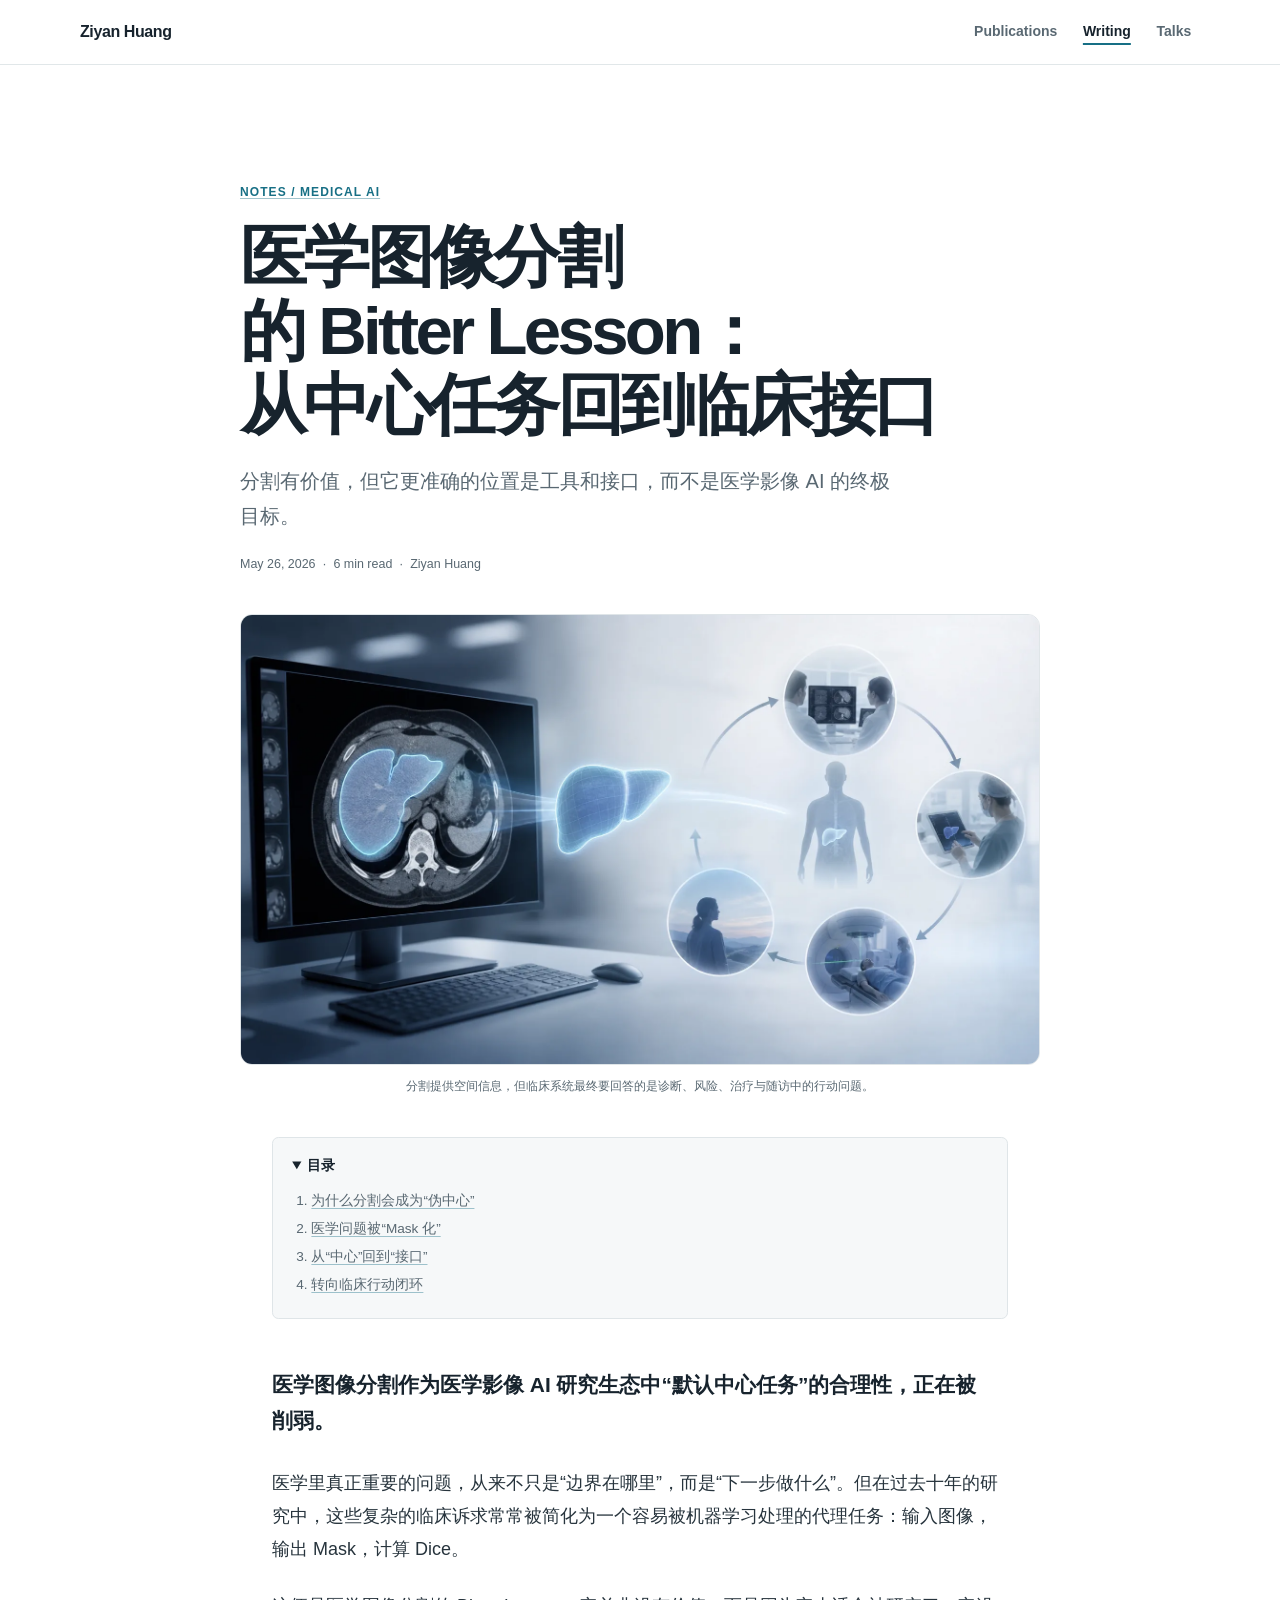
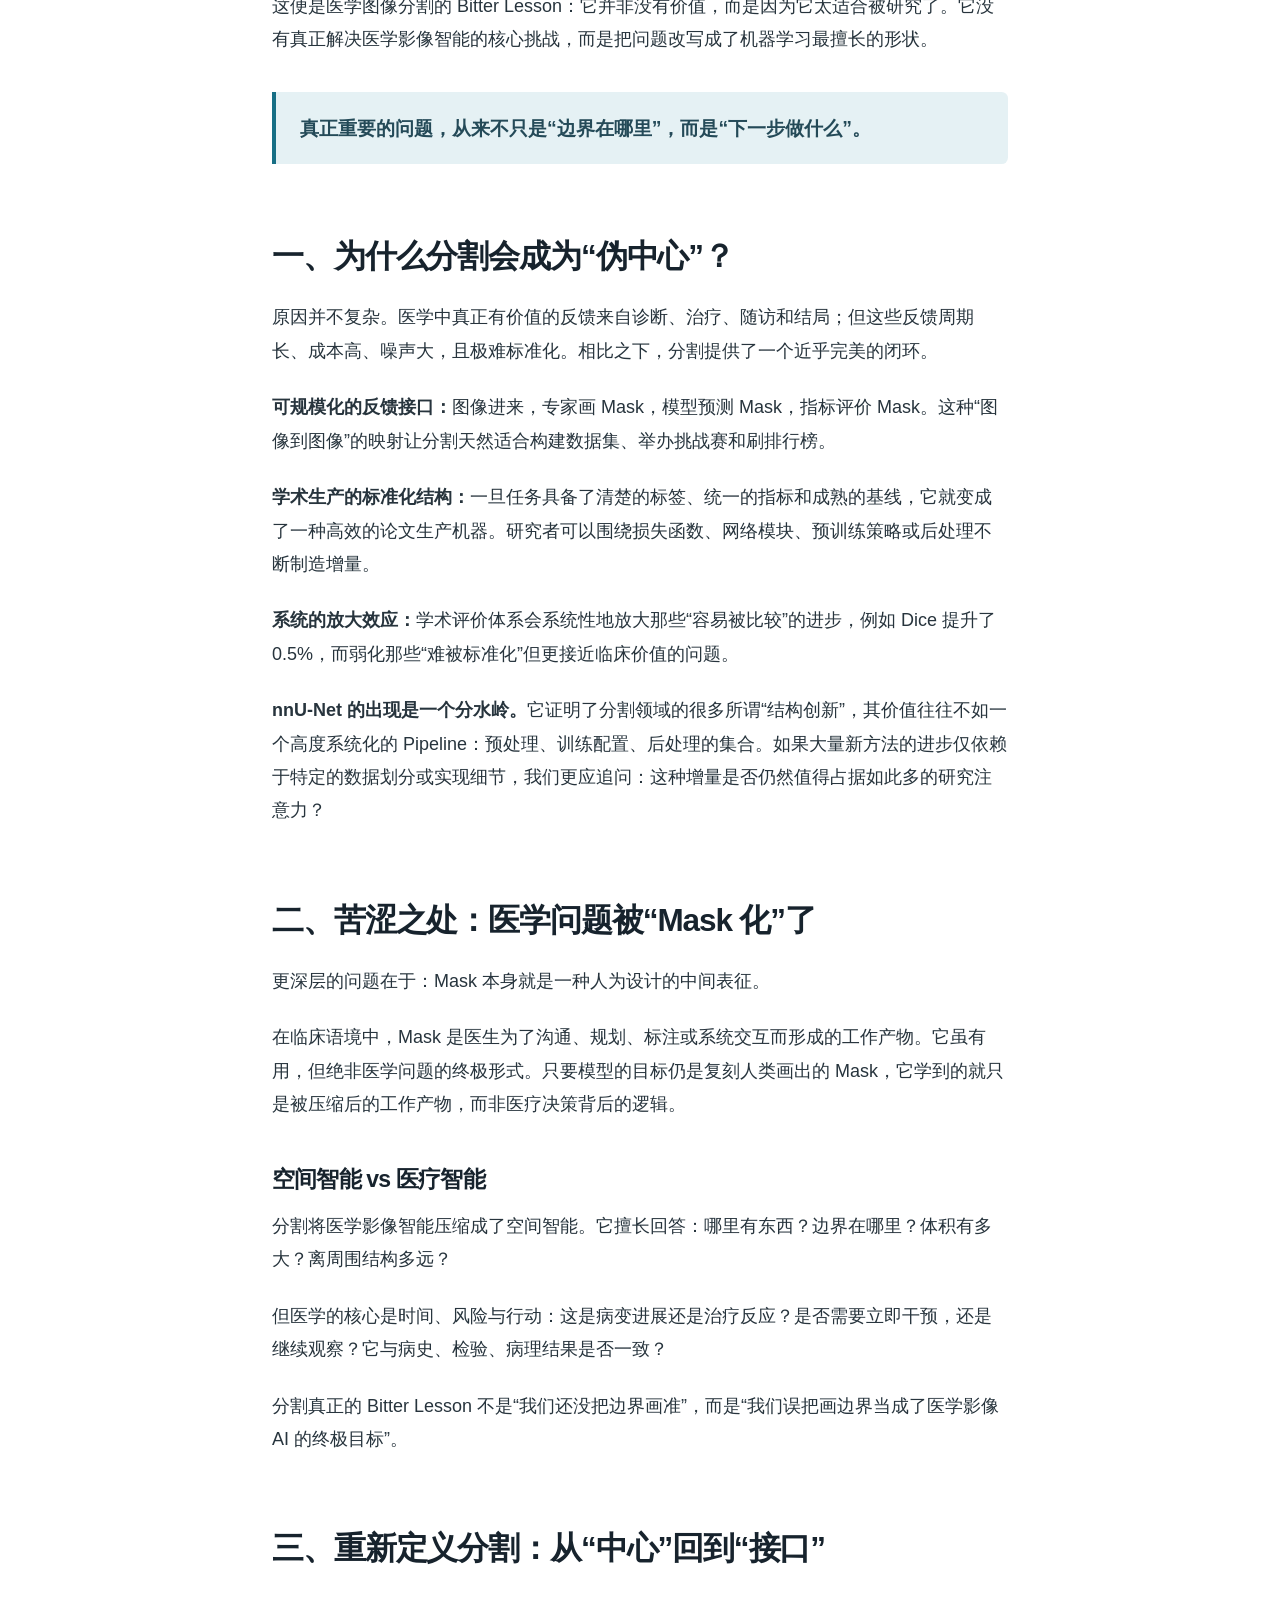
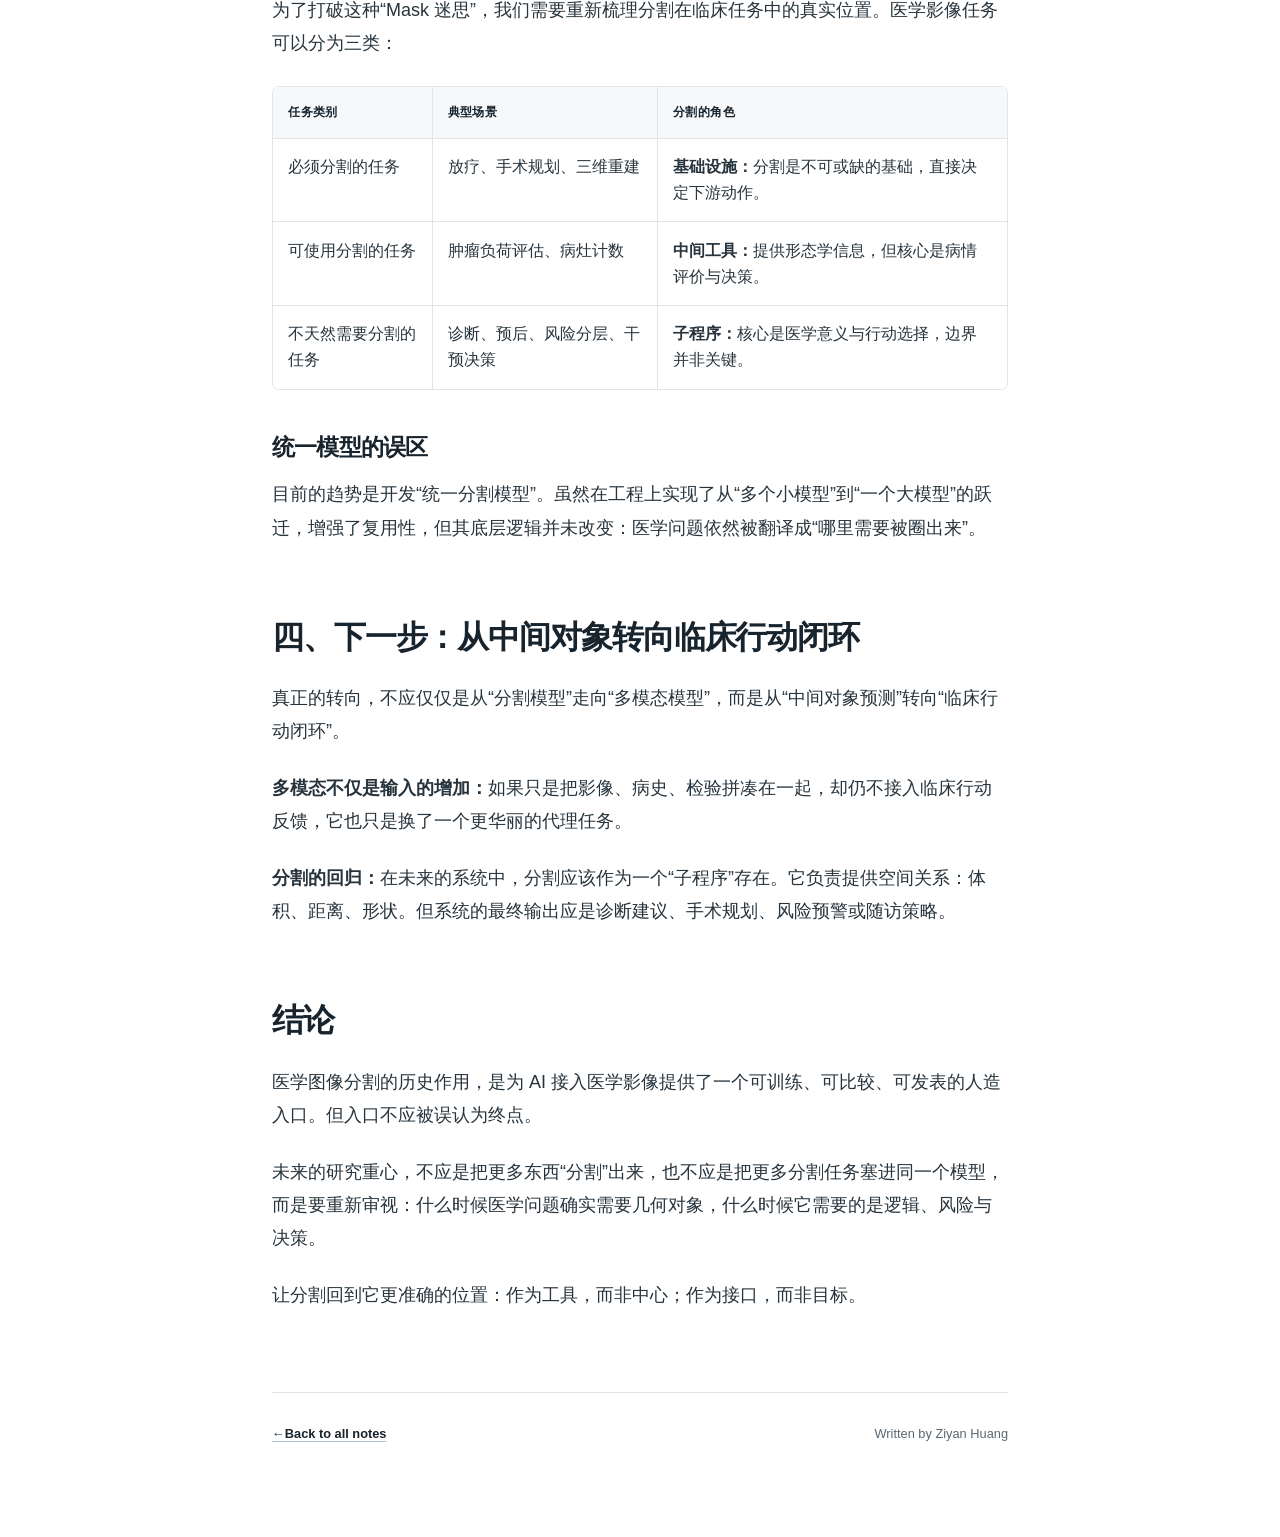
<file: medical-image-segmentation-bitter-lesson.html>
<!DOCTYPE html>
<html lang="zh-CN">
  <head>
    <meta charset="UTF-8">
    <meta name="viewport" content="width=device-width, initial-scale=1.0">
    <title>医学图像分割的 Bitter Lesson | Ziyan Huang</title>
    <meta
      name="description"
      content="医学图像分割作为医学影像 AI 默认中心任务的合理性正在被削弱。"
   >
    <meta property="og:title" content="医学图像分割的 Bitter Lesson：从中心任务回到临床接口">
    <meta property="og:description" content="分割有价值，但它更准确的位置是工具和接口，而不是医学影像 AI 的终极目标。">
    <meta property="og:type" content="article">
    <meta property="og:url" content="https://ziyan-huang.github.io/medical-image-segmentation-bitter-lesson">
    <meta property="og:image" content="https://ziyan-huang.github.io/assets/medical-segmentation-interface-og.jpg">
    <meta property="og:image:width" content="1200">
    <meta property="og:image:height" content="630">
    <meta property="og:image:alt" content="医学图像分割作为临床行动闭环中的中间接口">
    <meta property="og:site_name" content="Ziyan Huang">
    <meta property="og:locale" content="zh_CN">
    <meta property="article:published_time" content="2026-05-26T19:02:35+08:00">
    <meta property="article:author" content="https://ziyan-huang.github.io/">
    <meta name="twitter:card" content="summary_large_image">
    <meta name="twitter:title" content="医学图像分割的 Bitter Lesson：从中心任务回到临床接口">
    <meta name="twitter:description" content="分割有价值，但它更准确的位置是工具和接口，而不是医学影像 AI 的终极目标。">
    <meta name="twitter:image" content="https://ziyan-huang.github.io/assets/medical-segmentation-interface-og.jpg">
    <meta name="twitter:image:alt" content="医学图像分割作为临床行动闭环中的中间接口">
    <link rel="canonical" href="https://ziyan-huang.github.io/medical-image-segmentation-bitter-lesson">
    <link rel="icon" href="./favicon.svg" type="image/svg+xml">
    <link rel="alternate" type="application/atom+xml" title="Ziyan Huang's Notes" href="./feed.xml">
    <link rel="stylesheet" href="./main.css?v=20260901-2">
    <script>
      if (window.location.hostname === "ziyan-huang.github.io" && window.location.pathname.endsWith(".html")) {
        const cleanPath = window.location.pathname.slice(0, -5);
        window.history.replaceState(null, "", cleanPath + window.location.search + window.location.hash);
      }
    </script>
    <script type="application/ld+json">
      {
        "@context": "https://schema.org",
        "@type": "BlogPosting",
        "headline": "医学图像分割的 Bitter Lesson：从中心任务回到临床接口",
        "description": "分割有价值，但它更准确的位置是工具和接口，而不是医学影像 AI 的终极目标。",
        "datePublished": "2026-05-26T19:02:35+08:00",
        "author": {
          "@type": "Person",
          "name": "Ziyan Huang",
          "url": "https://ziyan-huang.github.io/"
        },
        "image": "https://ziyan-huang.github.io/assets/medical-segmentation-interface-og.jpg",
        "mainEntityOfPage": "https://ziyan-huang.github.io/medical-image-segmentation-bitter-lesson",
        "inLanguage": "zh-CN"
      }
    </script>
  </head>
  <body class="article-page">
    <a class="skip-link" href="#main">跳到正文</a>

    <header class="site-header" lang="en">
      <div class="site-shell site-header__inner">
        <a class="site-brand" href="/">Ziyan Huang</a>
        <nav class="site-nav" aria-label="Primary navigation">
          <a href="/publications">Publications</a>
          <a href="/blog" aria-current="page">Writing</a>
          <a href="/talks">Talks</a>
        </nav>
      </div>
    </header>

    <main id="main" class="article-main">
      <article class="longform-article">
        <header class="article-header">
          <a class="article-kicker" href="/blog" lang="en">Notes / Medical AI</a>
          <h1>医学图像分割的 Bitter Lesson：<span class="title-tail">从中心任务回到临床接口</span></h1>
          <p class="article-deck">分割有价值，但它更准确的位置是工具和接口，而不是医学影像 AI 的终极目标。</p>
          <div class="article-byline" lang="en">
            <time datetime="2026-05-26">May 26, 2026</time>
            <span aria-hidden="true">·</span>
            <span>6 min read</span>
            <span aria-hidden="true">·</span>
            <span>Ziyan Huang</span>
          </div>
        </header>

        <figure class="article-hero">
          <picture>
            <source srcset="./assets/medical-segmentation-interface.webp" type="image/webp">
            <img
              src="./assets/medical-segmentation-interface.png"
              alt="医学图像分割作为临床行动闭环中的中间接口"
              width="1672"
              height="941"
              fetchpriority="high"
           >
          </picture>
          <figcaption>分割提供空间信息，但临床系统最终要回答的是诊断、风险、治疗与随访中的行动问题。</figcaption>
        </figure>

        <details class="article-toc" open>
          <summary>目录</summary>
          <ol>
            <li><a href="#false-center">为什么分割会成为“伪中心”</a></li>
            <li><a href="#maskification">医学问题被“Mask 化”</a></li>
            <li><a href="#interface">从“中心”回到“接口”</a></li>
            <li><a href="#clinical-loop">转向临床行动闭环</a></li>
          </ol>
        </details>

        <section class="article-body">
          <p class="article-lead">医学图像分割作为医学影像 AI 研究生态中“默认中心任务”的合理性，正在被削弱。</p>
          <p>医学里真正重要的问题，从来不只是“边界在哪里”，而是“下一步做什么”。但在过去十年的研究中，这些复杂的临床诉求常常被简化为一个容易被机器学习处理的代理任务：输入图像，输出 Mask，计算 Dice。</p>
          <p>这便是医学图像分割的 Bitter Lesson：它并非没有价值，而是因为它太适合被研究了。它没有真正解决医学影像智能的核心挑战，而是把问题改写成了机器学习最擅长的形状。</p>

          <blockquote class="article-callout">真正重要的问题，从来不只是“边界在哪里”，而是“下一步做什么”。</blockquote>

          <h2 id="false-center">一、为什么分割会成为“伪中心”？</h2>
          <p>原因并不复杂。医学中真正有价值的反馈来自诊断、治疗、随访和结局；但这些反馈周期长、成本高、噪声大，且极难标准化。相比之下，分割提供了一个近乎完美的闭环。</p>
          <p><strong>可规模化的反馈接口：</strong>图像进来，专家画 Mask，模型预测 Mask，指标评价 Mask。这种“图像到图像”的映射让分割天然适合构建数据集、举办挑战赛和刷排行榜。</p>
          <p><strong>学术生产的标准化结构：</strong>一旦任务具备了清楚的标签、统一的指标和成熟的基线，它就变成了一种高效的论文生产机器。研究者可以围绕损失函数、网络模块、预训练策略或后处理不断制造增量。</p>
          <p><strong>系统的放大效应：</strong>学术评价体系会系统性地放大那些“容易被比较”的进步，例如 Dice 提升了 0.5%，而弱化那些“难被标准化”但更接近临床价值的问题。</p>
          <p><strong>nnU-Net 的出现是一个分水岭。</strong>它证明了分割领域的很多所谓“结构创新”，其价值往往不如一个高度系统化的 Pipeline：预处理、训练配置、后处理的集合。如果大量新方法的进步仅依赖于特定的数据划分或实现细节，我们更应追问：这种增量是否仍然值得占据如此多的研究注意力？</p>

          <h2 id="maskification">二、苦涩之处：医学问题被“Mask 化”了</h2>
          <p>更深层的问题在于：Mask 本身就是一种人为设计的中间表征。</p>
          <p>在临床语境中，Mask 是医生为了沟通、规划、标注或系统交互而形成的工作产物。它虽有用，但绝非医学问题的终极形式。只要模型的目标仍是复刻人类画出的 Mask，它学到的就只是被压缩后的工作产物，而非医疗决策背后的逻辑。</p>

          <h3>空间智能 vs 医疗智能</h3>
          <p>分割将医学影像智能压缩成了空间智能。它擅长回答：哪里有东西？边界在哪里？体积有多大？离周围结构多远？</p>
          <p>但医学的核心是时间、风险与行动：这是病变进展还是治疗反应？是否需要立即干预，还是继续观察？它与病史、检验、病理结果是否一致？</p>
          <p>分割真正的 Bitter Lesson 不是“我们还没把边界画准”，而是“我们误把画边界当成了医学影像 AI 的终极目标”。</p>

          <h2 id="interface">三、重新定义分割：从“中心”回到“接口”</h2>
          <p>为了打破这种“Mask 迷思”，我们需要重新梳理分割在临床任务中的真实位置。医学影像任务可以分为三类：</p>

          <div class="article-table-wrap">
            <table>
              <caption class="sr-only">医学影像任务类别与分割的角色</caption>
              <thead>
                <tr>
                  <th scope="col">任务类别</th>
                  <th scope="col">典型场景</th>
                  <th scope="col">分割的角色</th>
                </tr>
              </thead>
              <tbody>
                <tr>
                  <td>必须分割的任务</td>
                  <td>放疗、手术规划、三维重建</td>
                  <td><strong>基础设施：</strong>分割是不可或缺的基础，直接决定下游动作。</td>
                </tr>
                <tr>
                  <td>可使用分割的任务</td>
                  <td>肿瘤负荷评估、病灶计数</td>
                  <td><strong>中间工具：</strong>提供形态学信息，但核心是病情评价与决策。</td>
                </tr>
                <tr>
                  <td>不天然需要分割的任务</td>
                  <td>诊断、预后、风险分层、干预决策</td>
                  <td><strong>子程序：</strong>核心是医学意义与行动选择，边界并非关键。</td>
                </tr>
              </tbody>
            </table>
          </div>

          <h3>统一模型的误区</h3>
          <p>目前的趋势是开发“统一分割模型”。虽然在工程上实现了从“多个小模型”到“一个大模型”的跃迁，增强了复用性，但其底层逻辑并未改变：医学问题依然被翻译成“哪里需要被圈出来”。</p>

          <h2 id="clinical-loop">四、下一步：从中间对象转向临床行动闭环</h2>
          <p>真正的转向，不应仅仅是从“分割模型”走向“多模态模型”，而是从“中间对象预测”转向“临床行动闭环”。</p>
          <p><strong>多模态不仅是输入的增加：</strong>如果只是把影像、病史、检验拼凑在一起，却仍不接入临床行动反馈，它也只是换了一个更华丽的代理任务。</p>
          <p><strong>分割的回归：</strong>在未来的系统中，分割应该作为一个“子程序”存在。它负责提供空间关系：体积、距离、形状。但系统的最终输出应是诊断建议、手术规划、风险预警或随访策略。</p>

          <h2 id="conclusion">结论</h2>
          <p>医学图像分割的历史作用，是为 AI 接入医学影像提供了一个可训练、可比较、可发表的人造入口。但入口不应被误认为终点。</p>
          <p>未来的研究重心，不应是把更多东西“分割”出来，也不应是把更多分割任务塞进同一个模型，而是要重新审视：什么时候医学问题确实需要几何对象，什么时候它需要的是逻辑、风险与决策。</p>
          <p>让分割回到它更准确的位置：作为工具，而非中心；作为接口，而非目标。</p>
        </section>

        <footer class="article-footer" lang="en">
          <a href="/blog"><span aria-hidden="true">←</span> Back to all notes</a>
          <span>Written by Ziyan Huang</span>
        </footer>
      </article>
    </main>
  </body>
</html>
</file>
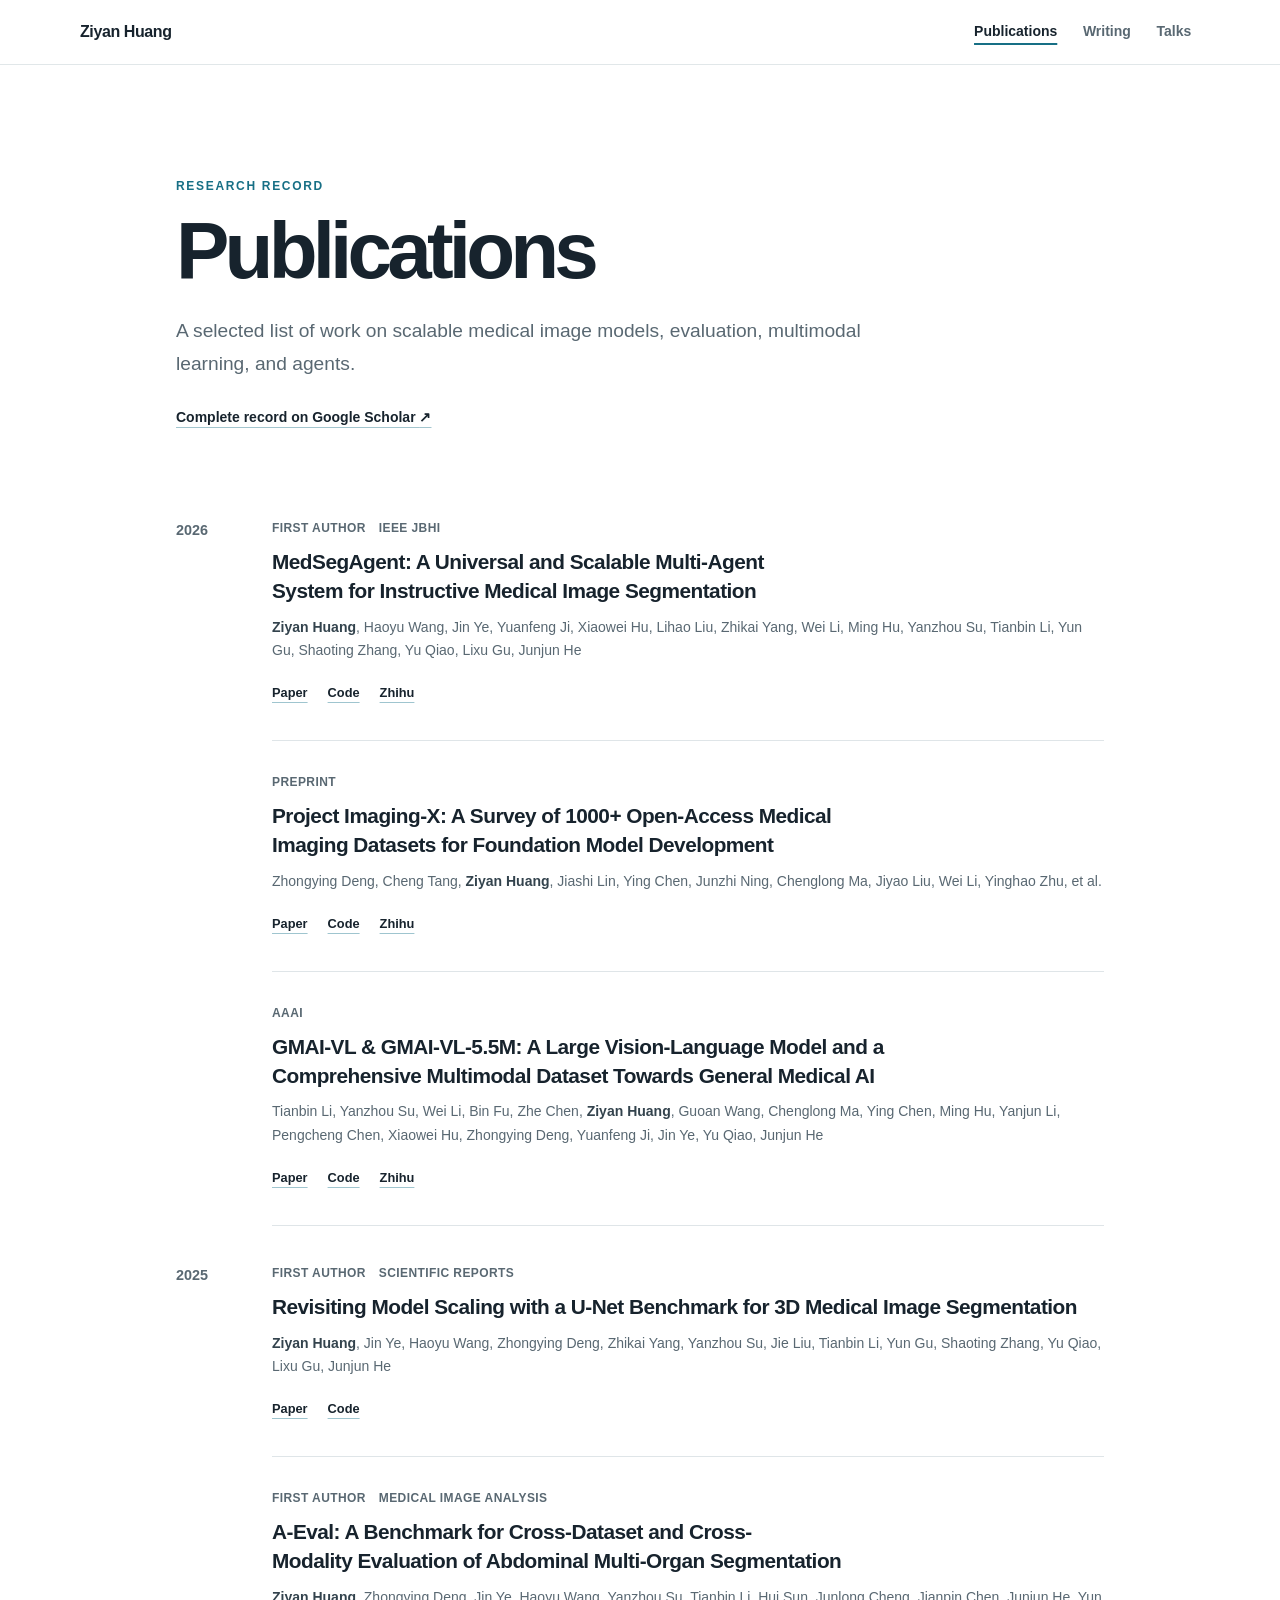
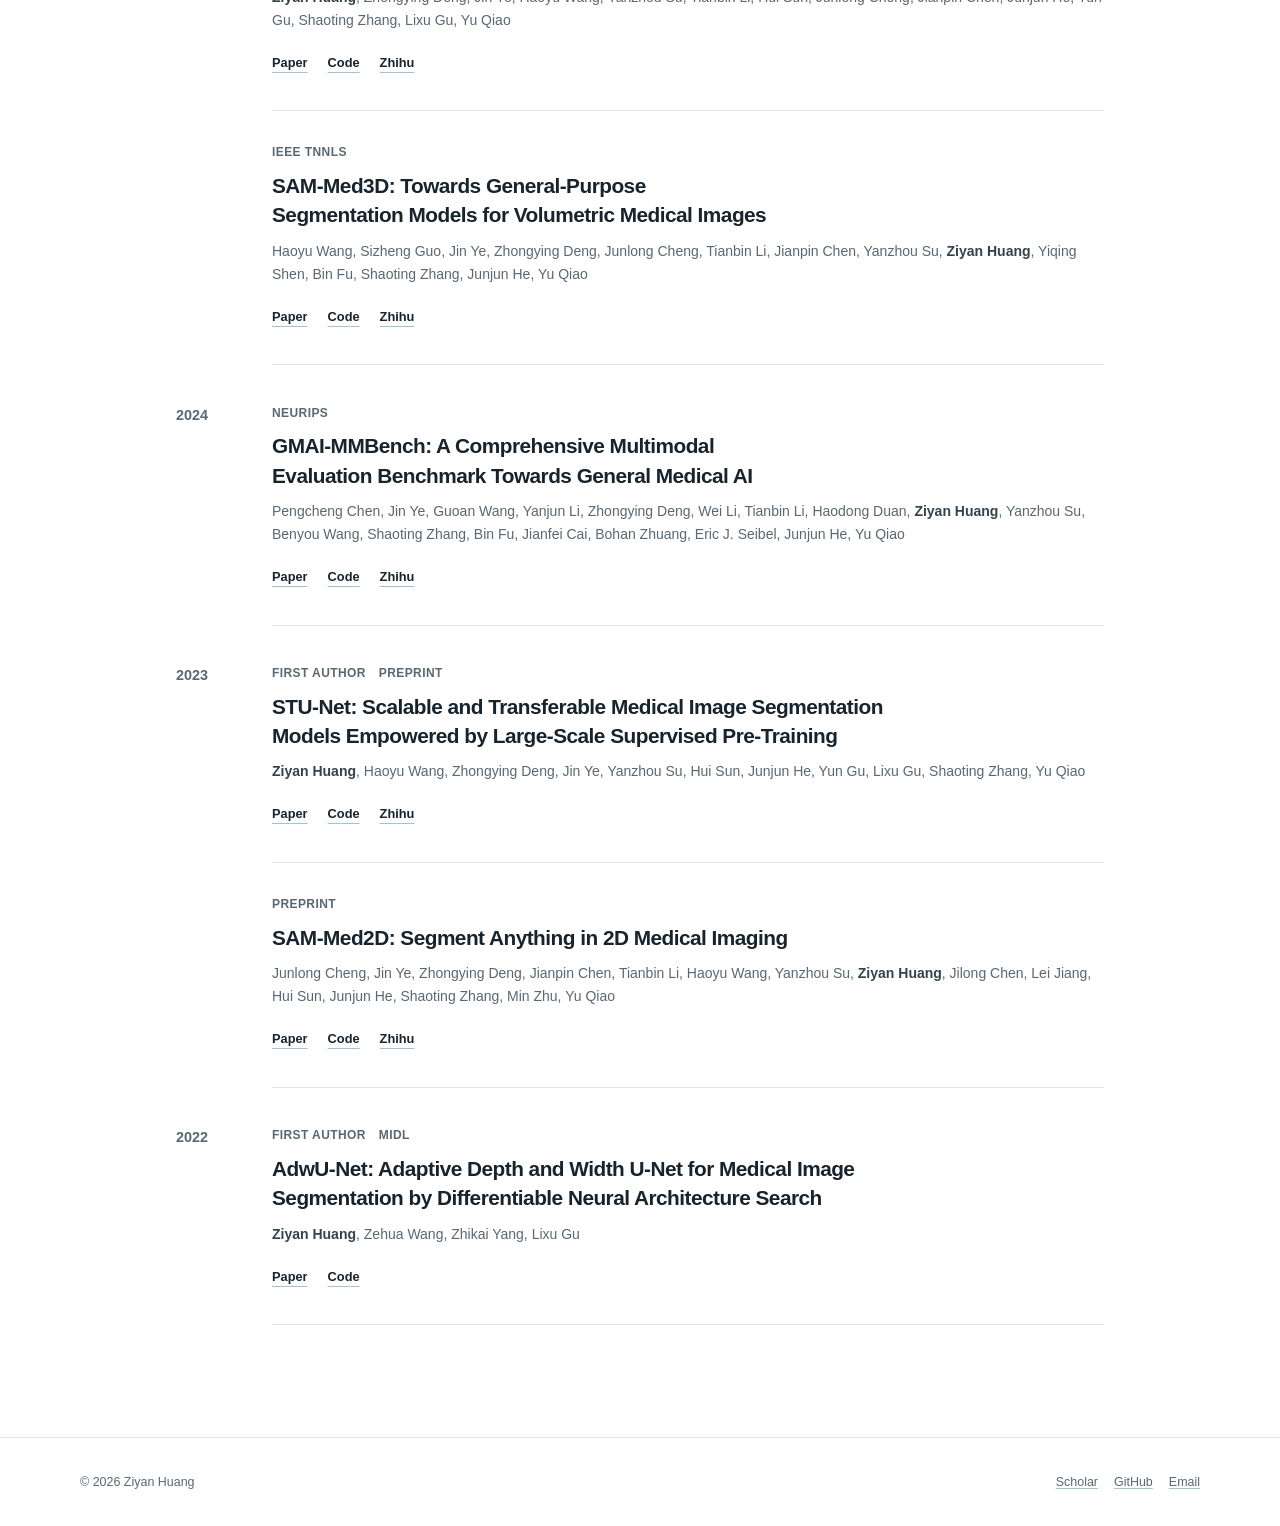
<file: publications.html>
<!DOCTYPE html>
<html lang="en">
  <head>
    <meta charset="UTF-8">
    <meta name="viewport" content="width=device-width, initial-scale=1.0">
    <title>Publications | Ziyan Huang</title>
    <meta name="description" content="Selected publications by Ziyan Huang in medical image analysis, multimodal medical AI, and medical AI agents.">
    <link rel="canonical" href="https://ziyan-huang.github.io/publications">
    <link rel="icon" href="./favicon.svg" type="image/svg+xml">
    <link rel="alternate" type="application/atom+xml" title="Ziyan Huang's Notes" href="./feed.xml">
    <meta property="og:title" content="Publications | Ziyan Huang">
    <meta property="og:description" content="Selected research in medical image analysis, multimodal medical AI, and medical AI agents.">
    <meta property="og:type" content="website">
    <meta property="og:url" content="https://ziyan-huang.github.io/publications">
    <meta property="og:image" content="https://ziyan-huang.github.io/assets/ziyan-huang-og.jpg">
    <meta property="og:image:width" content="1200">
    <meta property="og:image:height" content="630">
    <meta property="og:image:alt" content="Ziyan Huang — Medical AI Researcher">
    <meta property="og:site_name" content="Ziyan Huang">
    <meta name="twitter:card" content="summary_large_image">
    <meta name="twitter:title" content="Publications | Ziyan Huang">
    <meta name="twitter:description" content="Selected research in medical image analysis, multimodal medical AI, and medical AI agents.">
    <meta name="twitter:image" content="https://ziyan-huang.github.io/assets/ziyan-huang-og.jpg">
    <meta name="twitter:image:alt" content="Ziyan Huang — Medical AI Researcher">
    <link rel="stylesheet" href="./main.css?v=20260901-2">
    <script>
      if (window.location.hostname === "ziyan-huang.github.io" && window.location.pathname.endsWith(".html")) {
        const cleanPath = window.location.pathname.slice(0, -5);
        window.history.replaceState(null, "", cleanPath + window.location.search + window.location.hash);
      }
    </script>
  </head>
  <body>
    <a class="skip-link" href="#main">Skip to content</a>

    <header class="site-header">
      <div class="site-shell site-header__inner">
        <a class="site-brand" href="/">Ziyan Huang</a>
        <nav class="site-nav" aria-label="Primary navigation">
          <a href="/publications" aria-current="page">Publications</a>
          <a href="/blog">Writing</a>
          <a href="/talks">Talks</a>
        </nav>
      </div>
    </header>

    <main id="main" class="page-main">
      <header class="page-header">
        <p class="eyebrow">Research record</p>
        <h1>Publications</h1>
        <p class="page-deck">A selected list of work on scalable medical image models, evaluation, multimodal learning, and agents.</p>
        <p class="page-actions">
          <a href="https://scholar.google.com/citations?user=BshL3fUAAAAJ&amp;hl=en" target="_blank" rel="noreferrer">Complete record on Google Scholar <span aria-hidden="true">↗</span></a>
        </p>
      </header>

      <section class="year-group" aria-labelledby="year-2026">
        <h2 id="year-2026">2026</h2>
        <div>
          <article class="publication-entry">
            <p class="entry-meta"><span>First author</span><span>IEEE JBHI</span></p>
            <h3>MedSegAgent: A Universal and Scalable Multi-Agent System for Instructive Medical Image Segmentation</h3>
            <p class="entry-authors"><strong>Ziyan Huang</strong>, Haoyu Wang, Jin Ye, Yuanfeng Ji, Xiaowei Hu, Lihao Liu, Zhikai Yang, Wei Li, Ming Hu, Yanzhou Su, Tianbin Li, Yun Gu, Shaoting Zhang, Yu Qiao, Lixu Gu, Junjun He</p>
            <div class="item-links">
              <a href="https://pubmed.ncbi.nlm.nih.gov/41880261/" target="_blank" rel="noreferrer">Paper</a>
              <a href="https://github.com/uni-medical/MedSegAgent" target="_blank" rel="noreferrer">Code</a>
              <a href="https://zhuanlan.zhihu.com/p/2023335442427159721" target="_blank" rel="noopener noreferrer">Zhihu</a>
            </div>
          </article>

          <article class="publication-entry">
            <p class="entry-meta"><span>Preprint</span></p>
            <h3>Project Imaging-X: A Survey of 1000+ Open-Access Medical Imaging Datasets for Foundation Model Development</h3>
            <p class="entry-authors">Zhongying Deng, Cheng Tang, <strong>Ziyan Huang</strong>, Jiashi Lin, Ying Chen, Junzhi Ning, Chenglong Ma, Jiyao Liu, Wei Li, Yinghao Zhu, et al.</p>
            <div class="item-links">
              <a href="https://arxiv.org/abs/2603.27460" target="_blank" rel="noreferrer">Paper</a>
              <a href="https://github.com/uni-medical/Project-Imaging-X" target="_blank" rel="noreferrer">Code</a>
              <a href="https://zhuanlan.zhihu.com/p/2023440446744011926" target="_blank" rel="noopener noreferrer">Zhihu</a>
            </div>
          </article>

          <article class="publication-entry">
            <p class="entry-meta"><span>AAAI</span></p>
            <h3>GMAI-VL &amp; GMAI-VL-5.5M: A Large Vision-Language Model and a Comprehensive Multimodal Dataset Towards General Medical AI</h3>
            <p class="entry-authors">Tianbin Li, Yanzhou Su, Wei Li, Bin Fu, Zhe Chen, <strong>Ziyan Huang</strong>, Guoan Wang, Chenglong Ma, Ying Chen, Ming Hu, Yanjun Li, Pengcheng Chen, Xiaowei Hu, Zhongying Deng, Yuanfeng Ji, Jin Ye, Yu Qiao, Junjun He</p>
            <div class="item-links">
              <a href="https://arxiv.org/abs/2411.14522" target="_blank" rel="noreferrer">Paper</a>
              <a href="https://github.com/uni-medical/GMAI-VL" target="_blank" rel="noreferrer">Code</a>
              <a href="https://zhuanlan.zhihu.com/p/2027098128516401059" target="_blank" rel="noopener noreferrer">Zhihu</a>
            </div>
          </article>
        </div>
      </section>

      <section class="year-group" aria-labelledby="year-2025">
        <h2 id="year-2025">2025</h2>
        <div>
          <article class="publication-entry">
            <p class="entry-meta"><span>First author</span><span>Scientific Reports</span></p>
            <h3>Revisiting Model Scaling with a U-Net Benchmark for 3D Medical Image Segmentation</h3>
            <p class="entry-authors"><strong>Ziyan Huang</strong>, Jin Ye, Haoyu Wang, Zhongying Deng, Zhikai Yang, Yanzhou Su, Jie Liu, Tianbin Li, Yun Gu, Shaoting Zhang, Yu Qiao, Lixu Gu, Junjun He</p>
            <div class="item-links">
              <a href="https://www.nature.com/articles/s41598-025-15617-1" target="_blank" rel="noreferrer">Paper</a>
              <a href="https://github.com/uni-medical/UNet-Benchmark" target="_blank" rel="noreferrer">Code</a>
            </div>
          </article>

          <article class="publication-entry">
            <p class="entry-meta"><span>First author</span><span>Medical Image Analysis</span></p>
            <h3>A-Eval: A Benchmark for Cross-Dataset and Cross-Modality Evaluation of Abdominal Multi-Organ Segmentation</h3>
            <p class="entry-authors"><strong>Ziyan Huang</strong>, Zhongying Deng, Jin Ye, Haoyu Wang, Yanzhou Su, Tianbin Li, Hui Sun, Junlong Cheng, Jianpin Chen, Junjun He, Yun Gu, Shaoting Zhang, Lixu Gu, Yu Qiao</p>
            <div class="item-links">
              <a href="https://www.sciencedirect.com/science/article/pii/S1361841525000477" target="_blank" rel="noreferrer">Paper</a>
              <a href="https://github.com/uni-medical/A-Eval" target="_blank" rel="noreferrer">Code</a>
              <a href="https://zhuanlan.zhihu.com/p/666176776" target="_blank" rel="noopener noreferrer">Zhihu</a>
            </div>
          </article>

          <article class="publication-entry">
            <p class="entry-meta"><span>IEEE TNNLS</span></p>
            <h3>SAM-Med3D: Towards General-Purpose Segmentation Models for Volumetric Medical Images</h3>
            <p class="entry-authors">Haoyu Wang, Sizheng Guo, Jin Ye, Zhongying Deng, Junlong Cheng, Tianbin Li, Jianpin Chen, Yanzhou Su, <strong>Ziyan Huang</strong>, Yiqing Shen, Bin Fu, Shaoting Zhang, Junjun He, Yu Qiao</p>
            <div class="item-links">
              <a href="https://arxiv.org/abs/2310.15161" target="_blank" rel="noreferrer">Paper</a>
              <a href="https://github.com/uni-medical/SAM-Med3D" target="_blank" rel="noreferrer">Code</a>
              <a href="https://zhuanlan.zhihu.com/p/664040269" target="_blank" rel="noopener noreferrer">Zhihu</a>
            </div>
          </article>

        </div>
      </section>

      <section class="year-group" aria-labelledby="year-2024">
        <h2 id="year-2024">2024</h2>
        <div>
          <article class="publication-entry">
            <p class="entry-meta"><span>NeurIPS</span></p>
            <h3>GMAI-MMBench: A Comprehensive Multimodal Evaluation Benchmark Towards General Medical AI</h3>
            <p class="entry-authors">Pengcheng Chen, Jin Ye, Guoan Wang, Yanjun Li, Zhongying Deng, Wei Li, Tianbin Li, Haodong Duan, <strong>Ziyan Huang</strong>, Yanzhou Su, Benyou Wang, Shaoting Zhang, Bin Fu, Jianfei Cai, Bohan Zhuang, Eric J. Seibel, Junjun He, Yu Qiao</p>
            <div class="item-links">
              <a href="https://arxiv.org/abs/2408.03361" target="_blank" rel="noreferrer">Paper</a>
              <a href="https://github.com/uni-medical/GMAI-MMBench" target="_blank" rel="noreferrer">Code</a>
              <a href="https://zhuanlan.zhihu.com/p/3483194341" target="_blank" rel="noopener noreferrer">Zhihu</a>
            </div>
          </article>
        </div>
      </section>

      <section class="year-group" aria-labelledby="year-2023">
        <h2 id="year-2023">2023</h2>
        <div>
          <article class="publication-entry">
            <p class="entry-meta"><span>First author</span><span>Preprint</span></p>
            <h3>STU-Net: Scalable and Transferable Medical Image Segmentation Models Empowered by Large-Scale Supervised Pre-Training</h3>
            <p class="entry-authors"><strong>Ziyan Huang</strong>, Haoyu Wang, Zhongying Deng, Jin Ye, Yanzhou Su, Hui Sun, Junjun He, Yun Gu, Lixu Gu, Shaoting Zhang, Yu Qiao</p>
            <div class="item-links">
              <a href="https://arxiv.org/abs/2304.06716" target="_blank" rel="noreferrer">Paper</a>
              <a href="https://github.com/uni-medical/STU-Net" target="_blank" rel="noreferrer">Code</a>
              <a href="https://zhuanlan.zhihu.com/p/664624663" target="_blank" rel="noopener noreferrer">Zhihu</a>
            </div>
          </article>

          <article class="publication-entry">
            <p class="entry-meta"><span>Preprint</span></p>
            <h3>SAM-Med2D: Segment Anything in 2D Medical Imaging</h3>
            <p class="entry-authors">Junlong Cheng, Jin Ye, Zhongying Deng, Jianpin Chen, Tianbin Li, Haoyu Wang, Yanzhou Su, <strong>Ziyan Huang</strong>, Jilong Chen, Lei Jiang, Hui Sun, Junjun He, Shaoting Zhang, Min Zhu, Yu Qiao</p>
            <div class="item-links">
              <a href="https://arxiv.org/abs/2308.16184" target="_blank" rel="noreferrer">Paper</a>
              <a href="https://github.com/OpenGVLab/SAM-Med2D" target="_blank" rel="noreferrer">Code</a>
              <a href="https://zhuanlan.zhihu.com/p/663629820" target="_blank" rel="noopener noreferrer">Zhihu</a>
            </div>
          </article>
        </div>
      </section>

      <section class="year-group" aria-labelledby="year-2022">
        <h2 id="year-2022">2022</h2>
        <div>
          <article class="publication-entry">
            <p class="entry-meta"><span>First author</span><span>MIDL</span></p>
            <h3>AdwU-Net: Adaptive Depth and Width U-Net for Medical Image Segmentation by Differentiable Neural Architecture Search</h3>
            <p class="entry-authors"><strong>Ziyan Huang</strong>, Zehua Wang, Zhikai Yang, Lixu Gu</p>
            <div class="item-links">
              <a href="https://openreview.net/forum?id=kF-d1SKWJpS" target="_blank" rel="noreferrer">Paper</a>
              <a href="https://github.com/Ziyan-Huang/AdwU-Net" target="_blank" rel="noreferrer">Code</a>
            </div>
          </article>
        </div>
      </section>
    </main>

    <footer class="site-footer">
      <div class="site-shell site-footer__inner">
        <span>© 2026 Ziyan Huang</span>
        <nav aria-label="Footer links">
          <a href="https://scholar.google.com/citations?user=BshL3fUAAAAJ&amp;hl=en" target="_blank" rel="noreferrer">Scholar</a>
          <a href="https://github.com/Ziyan-Huang" target="_blank" rel="noreferrer">GitHub</a>
          <a href="mailto:huangziyan@pjlab.org.cn">Email</a>
        </nav>
      </div>
    </footer>
  </body>
</html>
</file>
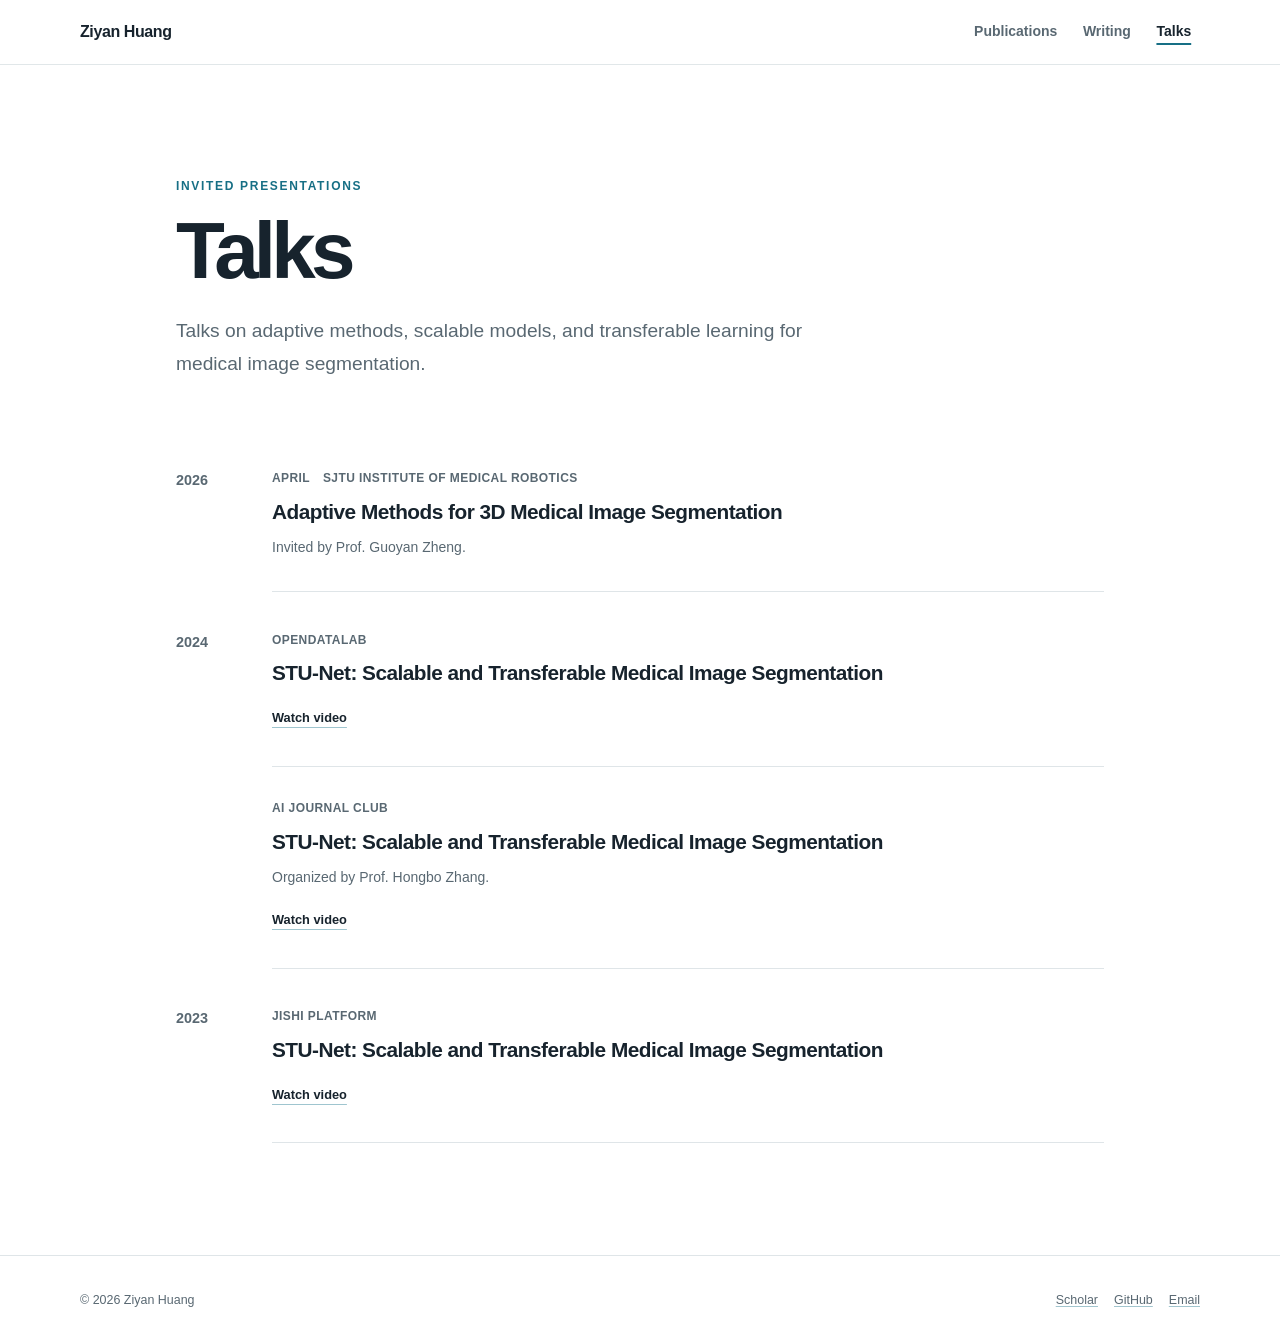
<file: talks.html>
<!DOCTYPE html>
<html lang="en">
  <head>
    <meta charset="UTF-8">
    <meta name="viewport" content="width=device-width, initial-scale=1.0">
    <title>Talks | Ziyan Huang</title>
    <meta name="description" content="Invited talks by Ziyan Huang on medical image analysis and scalable segmentation models.">
    <link rel="canonical" href="https://ziyan-huang.github.io/talks">
    <link rel="icon" href="./favicon.svg" type="image/svg+xml">
    <link rel="alternate" type="application/atom+xml" title="Ziyan Huang's Notes" href="./feed.xml">
    <meta property="og:title" content="Talks | Ziyan Huang">
    <meta property="og:description" content="Invited talks on medical image analysis and scalable segmentation models.">
    <meta property="og:type" content="website">
    <meta property="og:url" content="https://ziyan-huang.github.io/talks">
    <meta property="og:image" content="https://ziyan-huang.github.io/assets/ziyan-huang-og.jpg">
    <meta property="og:image:width" content="1200">
    <meta property="og:image:height" content="630">
    <meta property="og:image:alt" content="Ziyan Huang — Medical AI Researcher">
    <meta property="og:site_name" content="Ziyan Huang">
    <meta name="twitter:card" content="summary_large_image">
    <meta name="twitter:title" content="Talks | Ziyan Huang">
    <meta name="twitter:description" content="Invited talks on medical image analysis and scalable segmentation models.">
    <meta name="twitter:image" content="https://ziyan-huang.github.io/assets/ziyan-huang-og.jpg">
    <meta name="twitter:image:alt" content="Ziyan Huang — Medical AI Researcher">
    <link rel="stylesheet" href="./main.css?v=20260901-2">
    <script>
      if (window.location.hostname === "ziyan-huang.github.io" && window.location.pathname.endsWith(".html")) {
        const cleanPath = window.location.pathname.slice(0, -5);
        window.history.replaceState(null, "", cleanPath + window.location.search + window.location.hash);
      }
    </script>
  </head>
  <body>
    <a class="skip-link" href="#main">Skip to content</a>

    <header class="site-header">
      <div class="site-shell site-header__inner">
        <a class="site-brand" href="/">Ziyan Huang</a>
        <nav class="site-nav" aria-label="Primary navigation">
          <a href="/publications">Publications</a>
          <a href="/blog">Writing</a>
          <a href="/talks" aria-current="page">Talks</a>
        </nav>
      </div>
    </header>

    <main id="main" class="page-main">
      <header class="page-header">
        <p class="eyebrow">Invited presentations</p>
        <h1>Talks</h1>
        <p class="page-deck">Talks on adaptive methods, scalable models, and transferable learning for medical image segmentation.</p>
      </header>

      <section class="year-group" aria-labelledby="talk-year-2026">
        <h2 id="talk-year-2026">2026</h2>
        <div>
          <article class="talk-entry">
            <p class="entry-meta"><span>April</span><span>SJTU Institute of Medical Robotics</span></p>
            <h3>Adaptive Methods for 3D Medical Image Segmentation</h3>
            <p class="entry-description">Invited by Prof. Guoyan Zheng.</p>
          </article>
        </div>
      </section>

      <section class="year-group" aria-labelledby="talk-year-2024">
        <h2 id="talk-year-2024">2024</h2>
        <div>
          <article class="talk-entry">
            <p class="entry-meta"><span>OpenDataLab</span></p>
            <h3>STU-Net: Scalable and Transferable Medical Image Segmentation</h3>
            <div class="item-links">
              <a href="https://www.bilibili.com/video/BV1xW421R7Vv/" target="_blank" rel="noreferrer">Watch video</a>
            </div>
          </article>

          <article class="talk-entry">
            <p class="entry-meta"><span>AI Journal Club</span></p>
            <h3>STU-Net: Scalable and Transferable Medical Image Segmentation</h3>
            <p class="entry-description">Organized by Prof. Hongbo Zhang.</p>
            <div class="item-links">
              <a href="https://www.youtube.com/watch?v=fiMRd8nE2SQ" target="_blank" rel="noreferrer">Watch video</a>
            </div>
          </article>
        </div>
      </section>

      <section class="year-group" aria-labelledby="talk-year-2023">
        <h2 id="talk-year-2023">2023</h2>
        <div>
          <article class="talk-entry">
            <p class="entry-meta"><span>Jishi Platform</span></p>
            <h3>STU-Net: Scalable and Transferable Medical Image Segmentation</h3>
            <div class="item-links">
              <a href="https://www.bilibili.com/video/BV1Z94y1A7Ly/" target="_blank" rel="noreferrer">Watch video</a>
            </div>
          </article>
        </div>
      </section>
    </main>

    <footer class="site-footer">
      <div class="site-shell site-footer__inner">
        <span>© 2026 Ziyan Huang</span>
        <nav aria-label="Footer links">
          <a href="https://scholar.google.com/citations?user=BshL3fUAAAAJ&amp;hl=en" target="_blank" rel="noreferrer">Scholar</a>
          <a href="https://github.com/Ziyan-Huang" target="_blank" rel="noreferrer">GitHub</a>
          <a href="mailto:huangziyan@pjlab.org.cn">Email</a>
        </nav>
      </div>
    </footer>
  </body>
</html>
</file>
<file: main.css>
:root {
  --bg: #ffffff;
  --surface: #f6f8f9;
  --ink: #17232d;
  --text: #33434d;
  --muted: #596872;
  --accent: #176f85;
  --accent-dark: #105a6c;
  --accent-soft: #e5f1f4;
  --line: #dfe5e8;
  --font-sans: ui-sans-serif, -apple-system, BlinkMacSystemFont, "Segoe UI", "PingFang SC", "Hiragino Sans GB", "Microsoft YaHei", sans-serif;
  --site-max: 70rem;
  --content-max: 58rem;
  --reading-max: 46rem;
  --gutter: clamp(1rem, 3vw, 1.5rem);
  --radius-sm: 0.4rem;
  --radius-md: 0.75rem;
}

*,
*::before,
*::after {
  box-sizing: border-box;
}

html {
  color-scheme: light;
  font-size: 16px;
  scroll-behavior: smooth;
}

body {
  margin: 0;
  color: var(--text);
  background: var(--bg);
  font-family: var(--font-sans);
  font-size: 1.0625rem;
  line-height: 1.65;
  -webkit-font-smoothing: antialiased;
  text-rendering: optimizeLegibility;
}

img {
  display: block;
  max-width: 100%;
}

a {
  color: var(--accent);
  text-decoration-color: rgba(23, 111, 133, 0.4);
  text-decoration-thickness: 1px;
  text-underline-offset: 0.2em;
}

a:hover {
  color: var(--accent-dark);
  text-decoration-color: currentColor;
}

a:focus-visible,
summary:focus-visible,
.article-table-wrap:focus-visible {
  border-radius: 0.2rem;
  outline: 3px solid var(--accent);
  outline-offset: 3px;
}

p,
li {
  text-wrap: pretty;
}

h1,
h2,
h3 {
  color: var(--ink);
  text-wrap: balance;
}

.site-shell {
  width: min(calc(100% - (2 * var(--gutter))), var(--site-max));
  margin-inline: auto;
}

.skip-link {
  position: fixed;
  z-index: 100;
  top: 0.75rem;
  left: 0.75rem;
  padding: 0.65rem 0.9rem;
  border-radius: var(--radius-sm);
  color: #ffffff;
  background: var(--ink);
  font-size: 0.875rem;
  font-weight: 700;
  transform: translateY(-180%);
  transition: transform 160ms ease;
}

.skip-link:focus {
  color: #ffffff;
  transform: translateY(0);
}

.site-header {
  position: sticky;
  z-index: 30;
  top: 0;
  border-bottom: 1px solid rgba(223, 229, 232, 0.92);
  background: rgba(255, 255, 255, 0.92);
  backdrop-filter: blur(12px);
  -webkit-backdrop-filter: blur(12px);
}

.site-header__inner {
  display: flex;
  min-height: 4rem;
  align-items: center;
  gap: 1rem;
}

.site-brand {
  margin-right: auto;
  color: var(--ink);
  font-size: 1rem;
  font-weight: 700;
  letter-spacing: -0.025em;
  text-decoration: none;
}

.site-brand:hover {
  color: var(--ink);
  text-decoration: none;
}

.site-nav {
  display: flex;
  align-items: center;
  gap: 0.5rem;
}

.site-nav a {
  display: inline-flex;
  min-height: 2.75rem;
  align-items: center;
  padding: 0 0.55rem;
  color: var(--muted);
  font-size: 0.875rem;
  font-weight: 600;
  text-decoration: none;
}

.site-nav a:hover {
  color: var(--ink);
}

.site-nav a[aria-current="page"],
.site-brand[aria-current="page"] {
  color: var(--ink);
  text-decoration: underline;
  text-decoration-color: var(--accent);
  text-decoration-thickness: 2px;
  text-underline-offset: 0.45rem;
}

.eyebrow {
  margin: 0 0 0.9rem;
  color: var(--accent);
  font-size: 0.75rem;
  font-weight: 700;
  letter-spacing: 0.14em;
  text-transform: uppercase;
}

/* Home ---------------------------------------------------------------- */

.hero {
  display: grid;
  grid-template-areas:
    "intro portrait"
    "lead portrait"
    "bio portrait"
    "links portrait";
  grid-template-columns: minmax(0, 1fr) 13.5rem;
  column-gap: clamp(3rem, 8vw, 7rem);
  align-items: start;
  padding-block: clamp(4.75rem, 8vw, 6.5rem);
}

.hero__intro {
  grid-area: intro;
}

.hero h1 {
  margin: 0;
  color: var(--ink);
  font-size: clamp(3.4rem, 7vw, 5.4rem);
  font-weight: 700;
  line-height: 0.98;
  letter-spacing: -0.065em;
}

.hero__portrait {
  grid-area: portrait;
  width: 13.5rem;
  align-self: center;
}

.hero__portrait img {
  width: 100%;
  height: auto;
  aspect-ratio: 1;
  border-radius: 50%;
  object-fit: cover;
}

.hero__lead {
  grid-area: lead;
  max-width: 47rem;
  margin: 1.8rem 0 0;
  color: var(--ink);
  font-size: clamp(1.3rem, 2.4vw, 1.65rem);
  font-weight: 600;
  line-height: 1.45;
  letter-spacing: -0.025em;
}

.hero__bio {
  grid-area: bio;
  max-width: 46rem;
  margin: 1.3rem 0 0;
  color: var(--muted);
  font-size: 1rem;
  line-height: 1.75;
}

.hero__bio p {
  margin: 0;
}

.hero__bio .hero__recruiting {
  margin-bottom: 0.65rem;
  color: var(--ink);
  font-weight: 600;
}

.profile-links,
.item-links {
  display: flex;
  flex-wrap: wrap;
  gap: 0.65rem 1.25rem;
}

.profile-links {
  grid-area: links;
  margin-top: 1.6rem;
}

.profile-contact {
  grid-area: links;
  margin-top: 1.6rem;
}

.profile-contact .profile-links {
  margin-top: 0;
}

.profile-address {
  display: inline-flex;
  min-height: 2rem;
  max-width: 100%;
  align-items: center;
  padding-block: 0.25rem;
  color: var(--muted);
  font-size: 0.875rem;
  font-style: normal;
  font-weight: 600;
  line-height: 1.6;
  margin-top: 0.65rem;
}

.profile-links a,
.item-links a,
.section-link a {
  display: inline-flex;
  min-height: 2rem;
  align-items: center;
  padding-block: 0.25rem;
  color: var(--ink);
  font-size: 0.875rem;
  font-weight: 700;
  text-decoration-color: #9fc5cf;
  text-underline-offset: 0.3rem;
}

.section {
  padding-block: clamp(4.5rem, 8vw, 6.5rem);
  border-top: 1px solid var(--line);
}

.section--compact {
  padding-bottom: clamp(5rem, 9vw, 7.5rem);
}

.section-heading {
  max-width: 46rem;
  margin-bottom: 2.25rem;
}

.section-heading h2 {
  margin: 0;
  font-size: clamp(2rem, 4vw, 2.75rem);
  font-weight: 700;
  line-height: 1.15;
  letter-spacing: -0.045em;
}

.section-heading > p:last-child:not(.eyebrow) {
  max-width: 42rem;
  margin: 1rem 0 0;
  color: var(--muted);
  font-size: 1rem;
}

.section-heading--small {
  margin-bottom: 1.4rem;
}

.section-heading--small h2 {
  font-size: clamp(1.65rem, 3vw, 2.1rem);
}

.work-grid {
  display: grid;
  grid-template-columns: repeat(3, minmax(0, 1fr));
  gap: 1rem;
}

.work-card {
  display: flex;
  min-height: 19rem;
  flex-direction: column;
  padding: 1.5rem;
  border: 1px solid var(--line);
  border-radius: var(--radius-md);
  background: var(--surface);
  transition: border-color 160ms ease, transform 160ms ease;
}

.work-card:hover {
  border-color: #a9c5cd;
  transform: translateY(-2px);
}

.work-card__meta {
  margin: 0 0 1.4rem;
  color: var(--muted);
  font-size: 0.75rem;
  font-weight: 600;
  letter-spacing: 0.04em;
  text-transform: uppercase;
}

.work-card h3 {
  margin: 0;
  font-size: 1.4rem;
  line-height: 1.25;
  letter-spacing: -0.035em;
}

.work-card > p:not(.work-card__meta) {
  margin: 0.85rem 0 1.5rem;
  color: var(--muted);
  font-size: 0.95rem;
  line-height: 1.7;
}

.work-card .item-links {
  margin-top: auto;
}

.section-link {
  margin: 1.6rem 0 0;
}

.section-link--compact {
  margin-top: 0.9rem;
}

.home-writing {
  max-width: 46rem;
}

.home-writing-list {
  border-top: 1px solid var(--line);
}

.home-writing-item {
  display: grid;
  grid-template-columns: 7.5rem minmax(0, 1fr) auto;
  gap: 1.25rem;
  align-items: center;
  padding: 1.35rem 0.1rem;
  border-bottom: 1px solid var(--line);
  color: var(--muted);
  text-decoration: none;
}

.home-writing-item:hover {
  color: var(--muted);
  text-decoration: none;
}

.home-writing-item:hover strong {
  color: var(--accent-dark);
}

.home-writing-item__meta {
  display: flex;
  flex-direction: column;
  gap: 0.15rem;
  color: var(--muted);
  font-size: 0.75rem;
  line-height: 1.5;
}

.home-writing-item__meta span {
  color: var(--accent-dark);
  font-weight: 600;
}

.home-writing-item__body {
  display: flex;
  min-width: 0;
  flex-direction: column;
  gap: 0.4rem;
}

.home-writing-item__body strong {
  color: var(--ink);
  font-size: clamp(1.05rem, 2vw, 1.2rem);
  line-height: 1.4;
  letter-spacing: -0.025em;
}

.home-writing-item__body span {
  font-size: 0.88rem;
  line-height: 1.65;
}

.home-writing-item__arrow {
  color: var(--muted);
  font-size: 1rem;
}

/* Shared inner pages -------------------------------------------------- */

.page-main {
  width: min(calc(100% - (2 * var(--gutter))), var(--content-max));
  min-height: calc(100vh - 12rem);
  margin-inline: auto;
  padding-block: clamp(4.5rem, 9vw, 7rem);
}

.page-header {
  max-width: 46rem;
  margin-bottom: clamp(3.5rem, 7vw, 5.5rem);
}

.page-header h1,
.error-main h1 {
  margin: 0;
  font-size: clamp(3rem, 7vw, 5rem);
  font-weight: 700;
  line-height: 1;
  letter-spacing: -0.06em;
}

.page-deck {
  max-width: 43rem;
  margin: 1.4rem 0 0;
  color: var(--muted);
  font-size: clamp(1.05rem, 2vw, 1.2rem);
  line-height: 1.75;
}

.page-actions {
  margin-top: 1.4rem;
}

.page-actions a {
  color: var(--ink);
  font-size: 0.875rem;
  font-weight: 700;
  text-underline-offset: 0.3rem;
}

.year-group {
  display: grid;
  grid-template-columns: 4.5rem minmax(0, 1fr);
  gap: 1.5rem;
  margin-top: 0.5rem;
}

.year-group + .year-group {
  margin-top: 2.4rem;
}

.year-group > h2 {
  margin: 0;
  color: var(--muted);
  font-size: 0.9rem;
  font-weight: 700;
  line-height: 1.6;
}

.publication-entry,
.talk-entry {
  padding: 0 0 2rem;
  border-bottom: 1px solid var(--line);
}

.publication-entry + .publication-entry,
.talk-entry + .talk-entry {
  padding-top: 2rem;
}

.entry-meta {
  display: flex;
  flex-wrap: wrap;
  gap: 0.45rem 0.8rem;
  margin: 0 0 0.5rem;
  color: var(--muted);
  font-size: 0.75rem;
  font-weight: 600;
  letter-spacing: 0.035em;
  text-transform: uppercase;
}

.publication-entry h3,
.talk-entry h3 {
  margin: 0;
  font-size: clamp(1.1rem, 2.2vw, 1.3rem);
  font-weight: 700;
  line-height: 1.4;
  letter-spacing: -0.025em;
}

.entry-authors,
.entry-description {
  margin: 0.65rem 0 0;
  color: var(--muted);
  font-size: 0.875rem;
  line-height: 1.65;
}

.entry-authors strong {
  color: var(--text);
}

.publication-entry .item-links,
.talk-entry .item-links {
  margin-top: 0.9rem;
}

.publication-entry .item-links a,
.talk-entry .item-links a {
  font-size: 0.8rem;
}

/* Blog ---------------------------------------------------------------- */

.blog-index-page {
  background: var(--surface);
}

.blog-main {
  width: min(calc(100% - (2 * var(--gutter))), 52.5rem);
  min-height: calc(100vh - 4rem);
  margin-inline: auto;
}

.blog-intro {
  padding: clamp(5rem, 10vw, 7rem) 0 clamp(3.5rem, 7vw, 5rem);
}

.blog-intro h1 {
  max-width: 45rem;
  margin: 0;
  font-size: clamp(3.15rem, 7vw, 4.8rem);
  font-weight: 700;
  line-height: 1;
  letter-spacing: -0.06em;
}

.blog-intro h1 span {
  color: var(--accent);
}

.blog-intro__copy {
  max-width: 42rem;
  margin: 1.7rem 0 0;
  color: var(--muted);
  font-size: 1.05rem;
  line-height: 1.8;
}

.post-list {
  padding-bottom: 5.5rem;
}

.post-list__heading {
  margin-bottom: 1rem;
}

.post-list__heading h2 {
  margin: 0;
  font-size: 0.8rem;
  font-weight: 700;
  letter-spacing: 0.12em;
  text-transform: uppercase;
}

.writing-list {
  border-top: 1px solid var(--line);
}

.writing-item {
  border-bottom: 1px solid var(--line);
}

.writing-item__link {
  display: grid;
  grid-template-areas: "meta body arrow";
  grid-template-columns: 8.5rem minmax(0, 1fr) auto;
  gap: 1.5rem;
  align-items: center;
  padding: 1.5rem 0.15rem;
  color: var(--muted);
  text-decoration: none;
}

.writing-item__link:hover {
  color: var(--muted);
  text-decoration: none;
}

.writing-item__link:hover h3 {
  color: var(--accent-dark);
}

.writing-item__meta {
  grid-area: meta;
  display: flex;
  flex-direction: column;
  gap: 0.15rem;
  color: var(--muted);
  font-size: 0.75rem;
  line-height: 1.5;
}

.writing-item__meta span {
  color: var(--accent-dark);
  font-weight: 600;
}

.writing-item__body {
  grid-area: body;
}

.writing-item__body h3 {
  margin: 0;
  font-size: clamp(1.1rem, 2.4vw, 1.35rem);
  font-weight: 700;
  line-height: 1.42;
  letter-spacing: -0.025em;
}

.writing-item__body p {
  max-width: 43rem;
  margin: 0.55rem 0 0;
  font-size: 0.88rem;
  line-height: 1.7;
}

.writing-item__arrow {
  grid-area: arrow;
  color: var(--muted);
  font-size: 1rem;
}

/* Long-form article --------------------------------------------------- */

.article-page {
  background: var(--bg);
}

.article-main {
  width: min(calc(100% - (2 * var(--gutter))), 50rem);
  margin-inline: auto;
  padding-bottom: 4rem;
}

.article-header {
  padding: clamp(4.5rem, 9vw, 7rem) 0 2.5rem;
}

.article-kicker {
  display: inline-block;
  margin-bottom: 1.1rem;
  color: var(--accent);
  font-size: 0.75rem;
  font-weight: 700;
  letter-spacing: 0.09em;
  text-transform: uppercase;
}

.article-header h1 {
  margin: 0;
  font-size: clamp(2.65rem, 6vw, 4.2rem);
  font-weight: 700;
  line-height: 1.1;
  letter-spacing: -0.055em;
}

.article-header .title-phrase {
  white-space: nowrap;
}

.article-deck {
  max-width: 43rem;
  margin: 1.35rem 0 0;
  color: var(--muted);
  font-size: clamp(1.08rem, 2.4vw, 1.25rem);
  line-height: 1.75;
}

.article-byline {
  display: flex;
  flex-wrap: wrap;
  gap: 0.45rem;
  margin-top: 1.25rem;
  color: var(--muted);
  font-size: 0.78rem;
}

.article-hero {
  margin: 0 0 2.5rem;
}

.article-hero img {
  width: 100%;
  height: auto;
  border: 1px solid var(--line);
  border-radius: var(--radius-md);
  background: var(--surface);
}

.article-hero figcaption {
  margin-top: 0.7rem;
  color: var(--muted);
  font-size: 0.78rem;
  line-height: 1.6;
  text-align: center;
}

.article-toc {
  max-width: var(--reading-max);
  margin: 0 auto 3rem;
  padding: 1rem 1.2rem;
  border: 1px solid var(--line);
  border-radius: var(--radius-sm);
  background: var(--surface);
}

.article-toc summary {
  cursor: pointer;
  color: var(--ink);
  font-size: 0.875rem;
  font-weight: 700;
}

.article-toc ol {
  margin: 0.8rem 0 0;
  padding-left: 1.2rem;
}

.article-toc li {
  margin: 0.35rem 0;
  color: var(--muted);
  font-size: 0.85rem;
}

.article-toc a {
  color: var(--muted);
}

.article-body {
  max-width: var(--reading-max);
  margin-inline: auto;
  color: #27343d;
  font-size: 1.125rem;
}

.article-body p {
  margin: 0 0 1.3em;
  line-height: 1.85;
}

.article-body .article-lead {
  color: var(--ink);
  font-size: 1.16em;
  font-weight: 600;
  line-height: 1.75;
}

.article-body h2,
.article-body h3 {
  scroll-margin-top: 5rem;
  letter-spacing: -0.035em;
}

.article-body h2 {
  margin: 2.25em 0 0.75em;
  font-size: 1.75em;
  line-height: 1.35;
}

.article-body h3 {
  margin: 1.8em 0 0.65em;
  font-size: 1.28em;
  line-height: 1.4;
}

.article-body code {
  padding: 0.08em 0.3em;
  border-radius: 0.25rem;
  color: var(--ink);
  background: var(--surface);
  font-size: 0.9em;
}

.citation {
  white-space: nowrap;
  font-size: 0.82em;
  font-weight: 650;
  text-decoration: none;
  vertical-align: 0.08em;
}

.article-figure {
  width: min(64rem, calc(100vw - (2 * var(--gutter))));
  margin: 2.5rem 0 2.8rem 50%;
  transform: translateX(-50%);
}

.article-figure > a {
  display: block;
  border: 1px solid var(--line);
  border-radius: var(--radius-md);
  background: var(--surface);
  cursor: zoom-in;
  overflow: hidden;
}

.article-figure img {
  width: 100%;
  height: auto;
}

.article-figure figcaption {
  max-width: var(--reading-max);
  margin: 0.75rem auto 0;
  color: var(--muted);
  font-size: 0.76rem;
  line-height: 1.65;
  text-align: center;
}

.article-figure__hint {
  display: block;
  margin-top: 0.2rem;
  color: var(--accent);
  font-weight: 650;
}

.article-references {
  padding-left: 1.35rem;
  font-size: 0.84em;
}

.article-references li {
  margin-bottom: 0.85rem;
  line-height: 1.7;
  scroll-margin-top: 5rem;
}

.article-callout {
  margin: 2.2rem 0;
  padding: 1.2rem 1.35rem 1.2rem 1.5rem;
  border-left: 4px solid var(--accent);
  border-radius: 0 var(--radius-sm) var(--radius-sm) 0;
  color: #244a58;
  background: var(--accent-soft);
  font-size: 1.08em;
  font-weight: 600;
  line-height: 1.75;
}

.article-table-wrap {
  margin: 1.6rem 0 2.3rem;
  overflow-x: auto;
  border: 1px solid var(--line);
  border-radius: var(--radius-sm);
}

.article-body table {
  min-width: 42rem;
  width: 100%;
  border-collapse: collapse;
  font-size: 0.88em;
}

.article-body th,
.article-body td {
  padding: 0.95rem;
  border-right: 1px solid var(--line);
  border-bottom: 1px solid var(--line);
  line-height: 1.65;
  text-align: left;
  vertical-align: top;
}

.article-body th:last-child,
.article-body td:last-child {
  border-right: 0;
}

.article-body tbody tr:last-child td {
  border-bottom: 0;
}

.article-body th {
  color: var(--ink);
  background: var(--surface);
  font-size: 0.78rem;
  letter-spacing: 0.03em;
  text-transform: uppercase;
}

.article-footer {
  display: flex;
  max-width: var(--reading-max);
  align-items: center;
  justify-content: space-between;
  gap: 1rem;
  margin: 5rem auto 0;
  padding: 1.5rem 0;
  border-top: 1px solid var(--line);
  color: var(--muted);
  font-size: 0.8rem;
}

.article-footer a {
  display: inline-flex;
  min-height: 2rem;
  align-items: center;
  padding-block: 0.25rem;
  color: var(--ink);
  font-weight: 700;
}

.sr-only {
  position: absolute;
  width: 1px;
  height: 1px;
  padding: 0;
  margin: -1px;
  overflow: hidden;
  clip: rect(0, 0, 0, 0);
  white-space: nowrap;
  border: 0;
}

/* Footer and 404 ------------------------------------------------------ */

.site-footer {
  border-top: 1px solid var(--line);
  color: var(--muted);
  font-size: 0.78rem;
}

.site-footer__inner {
  display: flex;
  min-height: 5.5rem;
  align-items: center;
  justify-content: space-between;
  gap: 1rem;
}

.site-footer nav {
  display: flex;
  flex-wrap: wrap;
  gap: 1rem;
}

.site-footer a {
  display: inline-flex;
  min-height: 2rem;
  align-items: center;
  padding-block: 0.25rem;
  color: var(--muted);
}

.error-main {
  display: grid;
  min-height: calc(100vh - 9.5rem);
  place-content: center;
  text-align: center;
}

.error-main p {
  max-width: 34rem;
  margin: 1.2rem auto 0;
  color: var(--muted);
}

.error-main .profile-links {
  justify-content: center;
}

@media (max-width: 56.25rem) {
  .hero {
    grid-template-columns: minmax(0, 1fr) 10rem;
    column-gap: 3rem;
  }

  .hero__portrait {
    width: 10rem;
  }

  .work-grid {
    grid-template-columns: repeat(2, minmax(0, 1fr));
  }

  .work-card:last-child {
    grid-column: 1 / -1;
    min-height: 15rem;
  }

}

@media (min-width: 60rem) {
  .article-header .title-tail {
    white-space: nowrap;
  }
}

@media (max-width: 40rem) {
  body {
    font-size: 1rem;
  }

  .site-header__inner {
    min-height: 3.5rem;
    gap: 0.35rem;
  }

  .site-brand {
    font-size: 0.92rem;
  }

  .site-nav {
    gap: 0.05rem;
  }

  .site-nav a {
    min-height: 2.75rem;
    padding: 0 0.32rem;
    font-size: 0.76rem;
  }

  .hero {
    grid-template-areas:
      "intro portrait"
      "lead lead"
      "bio bio"
      "links links";
    grid-template-columns: minmax(0, 1fr) 5.75rem;
    gap: 0.8rem 1rem;
    padding-block: 3.8rem 4.5rem;
  }

  .hero h1 {
    font-size: clamp(2.7rem, 14vw, 3.5rem);
    letter-spacing: -0.055em;
  }

  .hero__portrait {
    width: 5.75rem;
    align-self: start;
  }

  .hero__lead {
    margin-top: 1.1rem;
    font-size: 1.25rem;
  }

  .hero__bio {
    margin-top: 0.7rem;
    font-size: 0.95rem;
  }

  .profile-links {
    margin-top: 0.9rem;
  }

  .profile-contact {
    margin-top: 0.9rem;
  }

  .section {
    padding-block: 3.5rem;
  }

  .work-grid {
    grid-template-columns: 1fr;
  }

  .work-card,
  .work-card:last-child {
    grid-column: auto;
    min-height: 0;
  }

  .year-group {
    grid-template-columns: 1fr;
    gap: 0.7rem;
  }

  .year-group + .year-group {
    margin-top: 3rem;
  }

  .year-group > h2 {
    font-size: 1rem;
  }

  .page-main {
    padding-block: 3.8rem 5rem;
  }

  .page-header {
    margin-bottom: 3.5rem;
  }

  .page-header h1,
  .error-main h1 {
    font-size: clamp(2.75rem, 14vw, 3.75rem);
  }

  .blog-intro {
    padding-top: 4rem;
  }

  .blog-intro h1 {
    font-size: 3.15rem;
  }

  .home-writing-item {
    grid-template-areas:
      "meta meta"
      "body arrow";
    grid-template-columns: minmax(0, 1fr) auto;
    gap: 0.5rem 0.8rem;
    align-items: start;
    padding-block: 1.2rem;
  }

  .home-writing-item__meta {
    grid-area: meta;
    flex-flow: row wrap;
    gap: 0.2rem 0.65rem;
  }

  .home-writing-item__body {
    grid-area: body;
  }

  .home-writing-item__arrow {
    grid-area: arrow;
    margin-top: 0.15rem;
  }

  .writing-item__link {
    grid-template-areas:
      "meta meta"
      "body arrow";
    grid-template-columns: minmax(0, 1fr) auto;
    gap: 0.45rem 0.8rem;
    align-items: start;
    padding-block: 1.35rem;
  }

  .writing-item__meta {
    flex-flow: row wrap;
    gap: 0.3rem 0.65rem;
  }

  .article-header {
    padding-top: 3.8rem;
  }

  .article-header h1 {
    font-size: 2.55rem;
    letter-spacing: -0.045em;
  }

  .article-body {
    font-size: 1rem;
  }

  .article-body h2 {
    font-size: 1.6em;
  }

  .article-footer,
  .site-footer__inner {
    align-items: flex-start;
    flex-direction: column;
  }

  .site-footer__inner {
    justify-content: center;
    padding-block: 1.4rem;
  }
}

@media (prefers-reduced-motion: reduce) {
  html {
    scroll-behavior: auto;
  }

  .skip-link,
  .work-card {
    transition: none;
  }
}

@media print {
  .site-header,
  .skip-link,
  .article-toc,
  .article-footer,
  .site-footer {
    display: none;
  }

  .article-header {
    padding-top: 0;
  }

  .article-main {
    width: 100%;
  }
}
</file>
